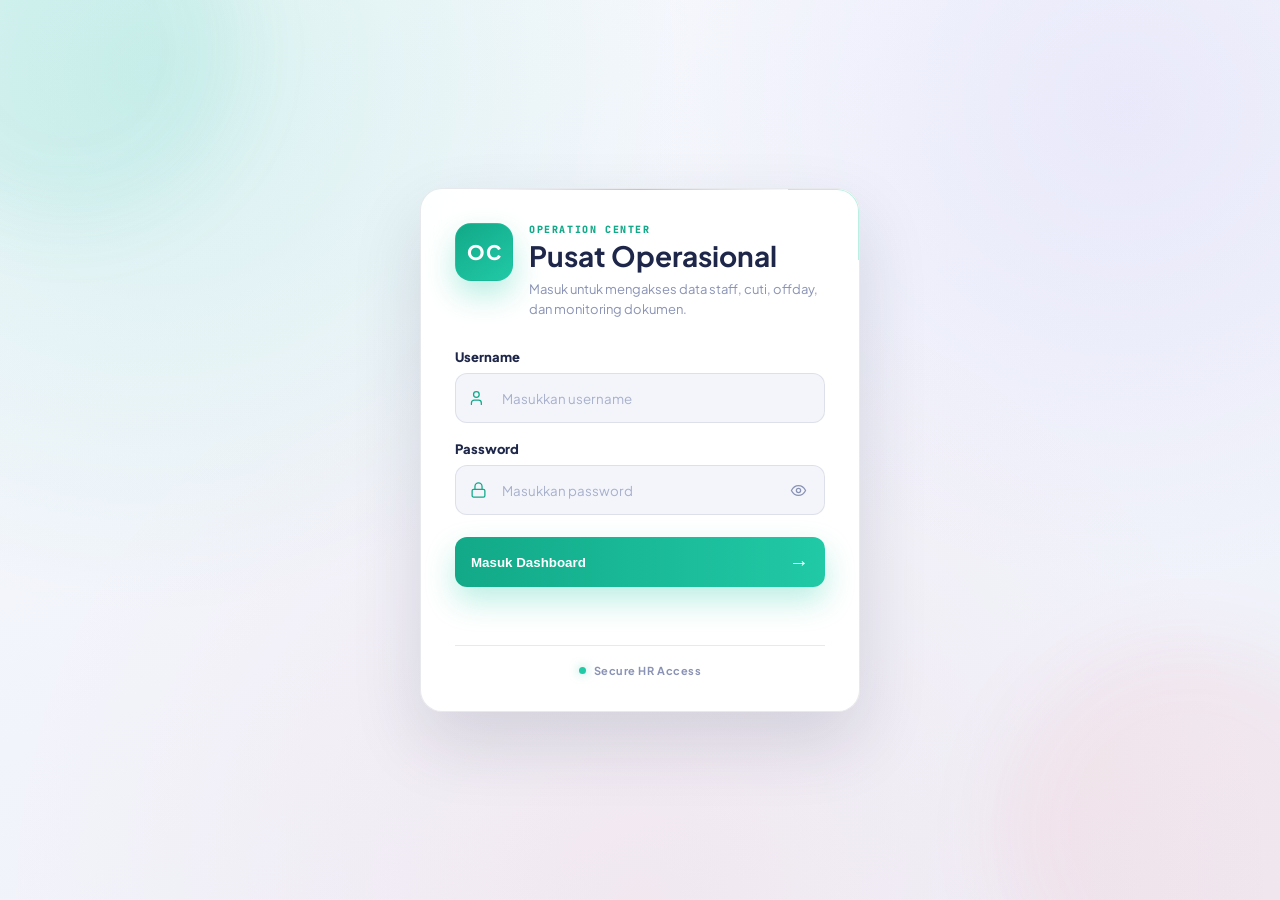
<file: index.html>
<!DOCTYPE html>
<html lang="id">
<head>
  <meta charset="UTF-8">
  <meta name="viewport" content="width=device-width, initial-scale=1.0">

  <title>Operation Center</title>

  <link rel="stylesheet" href="theme.css">
  <link rel="stylesheet" href="component.css">
  <link rel="stylesheet" href="animation.css">
  <link rel="stylesheet" href="dashboard.css">
</head>

<body class="oc-dashboard-body">
  <div class="oc-shell">

    <aside class="oc-sidebar">
      <div class="oc-brand">
        <div class="oc-brand-mark" aria-hidden="true">
          <span>OC</span>
        </div>

        <div class="oc-brand-copy">
          <strong>OPERATION CENTER</strong>
          <small>Pusat Operasional</small>
        </div>
      </div>

      <div class="oc-sidebar-label">MENU UTAMA</div>
      <ul id="sidebarMenu" class="oc-nav"></ul>

      <div class="oc-sidebar-footer">
        <div class="oc-system-card">
          <div class="oc-system-head">
            <span class="oc-system-pulse"></span>
            <strong>Sistem Aktif</strong>
          </div>
          <small>Seluruh layanan berjalan normal</small>
        </div>
      </div>
    </aside>

    <main class="oc-main">
      <header class="oc-topbar">
        <div>
          <span class="oc-topbar-eyebrow">OPERATION CENTER</span>
          <strong class="oc-topbar-title">Home</strong>
        </div>

        <div class="oc-topbar-actions">
          <button
            type="button"
            id="btnRefreshDashboard"
            class="oc-btn oc-btn-secondary oc-refresh-btn">
            Perbarui Data
          </button>

          <div class="oc-user-chip">
            <div id="userInitial" class="oc-avatar">OC</div>

            <div class="oc-user-copy">
              <strong id="userInfo">Memuat pengguna...</strong>
              <small>Sesi pengguna aktif</small>
            </div>
          </div>

          <button
            type="button"
            id="btnLogout"
            class="oc-btn oc-btn-ghost">
            Keluar
          </button>
        </div>
      </header>

      <section class="hub-hero oc-enter">
        <div class="hub-hero-glow" aria-hidden="true"></div>

        <div class="hub-hero-main">
          <div class="hub-hero-top">
            <span class="hub-hero-eyebrow" id="heroEyebrow">STATUS OPERASIONAL</span>
            <div class="hub-hero-top-right">
              <div class="hub-health-score" id="heroHealthScore">
                <svg viewBox="0 0 44 44" width="34" height="34">
                  <circle cx="22" cy="22" r="18" fill="none" stroke="var(--oc-line)" stroke-width="4"/>
                  <circle id="heroHealthRing" cx="22" cy="22" r="18" fill="none" stroke="var(--oc-primary)" stroke-width="4" stroke-linecap="round" stroke-dasharray="113" stroke-dashoffset="113" transform="rotate(-90 22 22)"/>
                </svg>
                <div class="hub-health-score-copy">
                  <strong id="heroHealthValue">-</strong>
                  <small id="heroHealthLabel">Memuat&hellip;</small>
                </div>
              </div>
              <span class="hub-hero-live"><span class="hub-pulse-dot"></span>Live</span>
            </div>
          </div>

          <h1 class="hub-hero-title">Selamat datang, <span id="heroName">-</span></h1>
          <p class="hub-hero-sub" id="heroSub">Memuat ringkasan operasional hari ini&hellip;</p>

          <div class="hub-hero-metrics">
            <div class="hub-hero-metric"><strong id="heroActive">0</strong><span>Staff Aktif</span></div>
            <div class="hub-hero-metric-divider" aria-hidden="true"></div>
            <div class="hub-hero-metric"><strong id="heroCuti">0</strong><span>Sedang Cuti</span></div>
            <div class="hub-hero-metric-divider" aria-hidden="true"></div>
            <div class="hub-hero-metric"><strong id="heroOffday">0</strong><span>Offday Hari Ini</span></div>
          </div>

          <div class="hub-hero-actions">
            <a href="cuti-pengajuan.html" class="hub-hero-btn primary">+ Ajukan Cuti</a>
            <a href="offday.html" class="hub-hero-btn">+ Ajukan Offday</a>
            <a href="announcement.html" class="hub-hero-btn">📢 Announcement</a>
          </div>
        </div>

        <div class="hub-hero-approval" id="heroApprovalCard">
          <div class="oc-skeleton" style="height: 100%;"></div>
        </div>
      </section>

      <div id="dashboardError" class="oc-dashboard-error" hidden></div>

      <section class="hub-kpi oc-enter">
        <article class="hub-kpi-card hub-kpi-large" id="kpiStaffCard">
          <div class="hub-kpi-head">
            <span class="hub-kpi-icon"><svg viewBox="0 0 24 24" fill="none" stroke="currentColor" stroke-width="1.8" stroke-linecap="round" stroke-linejoin="round"><path d="M16 21v-2a4 4 0 0 0-4-4H6a4 4 0 0 0-4 4v2"/><circle cx="9" cy="7" r="4"/><path d="M22 21v-2a4 4 0 0 0-3-3.87"/><path d="M16 3.13a4 4 0 0 1 0 7.75"/></svg></span>
            <span class="hub-kpi-tag">Total</span>
          </div>
          <strong id="kpiStaffValue" class="hub-kpi-value">0</strong>
          <span class="hub-kpi-label">Total Staff Terdaftar</span>
        </article>

        <article class="hub-kpi-card hub-kpi-medium" id="kpiCutiCard">
          <div class="hub-kpi-head">
            <span class="hub-kpi-icon"><svg viewBox="0 0 24 24" fill="none" stroke="currentColor" stroke-width="1.8" stroke-linecap="round" stroke-linejoin="round"><path d="M8 2v4"/><path d="M16 2v4"/><rect width="18" height="18" x="3" y="4" rx="2"/><path d="M3 10h18"/></svg></span>
            <span class="hub-kpi-tag leave">Cuti</span>
          </div>
          <strong id="kpiCutiValue" class="hub-kpi-value">0</strong>
          <span class="hub-kpi-label">Staff Sedang Cuti Hari Ini</span>
          <span class="hub-kpi-trend" id="kpiCutiTrend">-</span>
        </article>

        <article class="hub-kpi-card hub-kpi-small" id="kpiOffdayCard">
          <span class="hub-kpi-icon small"><svg viewBox="0 0 24 24" fill="none" stroke="currentColor" stroke-width="1.8" stroke-linecap="round" stroke-linejoin="round"><path d="M12 3a6 6 0 0 0 9 9 9 9 0 1 1-9-9Z"/></svg></span>
          <strong id="kpiOffdayValue" class="hub-kpi-value">0</strong>
          <span class="hub-kpi-label">Offday Hari Ini</span>
        </article>

        <article class="hub-kpi-card hub-kpi-small hub-kpi-alert" id="kpiDocsCard">
          <span class="hub-kpi-icon small"><svg viewBox="0 0 24 24" fill="none" stroke="currentColor" stroke-width="1.8" stroke-linecap="round" stroke-linejoin="round"><path d="M12 9v4"/><path d="M12 17h.01"/><path d="M10.29 3.86 1.82 18a2 2 0 0 0 1.71 3h16.94a2 2 0 0 0 1.71-3L13.71 3.86a2 2 0 0 0-3.42 0Z"/></svg></span>
          <strong id="kpiDocsValue" class="hub-kpi-value">0</strong>
          <span class="hub-kpi-label">Dokumen Perlu Perhatian</span>
        </article>
      </section>

      <section class="hub-row-60-40 oc-enter">
        <article class="hub-module">
          <header class="hub-module-head">
            <div><span class="hub-module-kicker">HARI INI</span><h2>Aktivitas Operasional</h2></div>
          </header>
          <div id="activityTimeline" class="hub-timeline">
            <div class="oc-skeleton" style="height: 220px;"></div>
          </div>
        </article>

        <article class="hub-module hub-side-mixed">
          <header class="hub-module-head">
            <div><span class="hub-module-kicker">KOMPOSISI</span><h2>Struktur Tim</h2></div>
          </header>
          <div id="compositionBody" class="hub-composition compact">
            <div class="oc-skeleton" style="height: 140px;"></div>
          </div>

          <div class="hub-side-divider"></div>

          <div id="sideInsightList" class="hub-side-insight-list">
            <div class="oc-skeleton" style="height: 70px;"></div>
          </div>
        </article>
      </section>

      <section class="hub-row-3col oc-enter">
        <article class="hub-module">
          <header class="hub-module-head">
            <div><span class="hub-module-kicker">STAFF TERBARU</span><h2>Staff Overview</h2></div>
          </header>
          <div id="staffOverviewCards" class="hub-staff-list">
            <div class="oc-skeleton" style="height: 140px;"></div>
          </div>
        </article>

        <article class="hub-module">
          <header class="hub-module-head">
            <div><span class="hub-module-kicker">DOKUMEN</span><h2>Warning Center</h2></div>
          </header>
          <div id="warningCenterBody" class="hub-warning-center">
            <div class="oc-skeleton" style="height: 180px;"></div>
          </div>
        </article>

        <article class="hub-module">
          <header class="hub-module-head">
            <div><span class="hub-module-kicker">RINGKASAN</span><h2>Quick Insights</h2></div>
          </header>
          <div id="insightsBody" class="hub-insights-grid compact">
            <div class="oc-skeleton" style="height: 180px;"></div>
          </div>
        </article>
      </section>
    </main>
  </div>

  <link rel="stylesheet" href="home.css">
  <script src="auth.js"></script>
  <script src="menu.js"></script>
  <script src="ui.js"></script>
  <script src="dashboard.js"></script>
</body>
</html>
</file>
<file: theme.css>
@import url("https://fonts.googleapis.com/css2?family=Plus+Jakarta+Sans:wght@400;500;600;700;800&family=JetBrains+Mono:wght@500;700&display=swap");

/*
  =========================================================
  AURORA DECK — tema terang & colorful untuk Operation Center.
  Kartu putih bersih, bayangan lembut, aksen warna vivid-pastel
  (coral, mint, oranye, hijau, ungu), khas tampilan "tech deck"
  modern -- bukan lagi gelap/kaca neon.
  =========================================================
*/

:root {
  color-scheme: light;

  --oc-font: "Plus Jakarta Sans", Inter, ui-sans-serif, system-ui, -apple-system, sans-serif;
  --oc-font-mono: "JetBrains Mono", ui-monospace, SFMono-Regular, Menlo, monospace;

  --oc-bg: #f3f5fb;
  --oc-bg-soft: #eef1fa;
  --oc-surface: #ffffff;
  --oc-surface-soft: #f6f8fd;
  --oc-surface-raised: #ffffff;

  --oc-text: #1e2749;
  --oc-text-soft: #5c6584;
  --oc-muted: #98a1c2;

  --oc-line: rgba(30, 39, 73, .09);
  --oc-line-strong: rgba(30, 39, 73, .16);

  --oc-primary: #21c9a6;
  --oc-primary-strong: #12a988;
  --oc-primary-soft: rgba(33, 201, 166, .13);

  --oc-blue: #5b8def;
  --oc-blue-soft: rgba(91, 141, 239, .13);

  --oc-warning: #ff9f43;
  --oc-warning-soft: rgba(255, 159, 67, .15);

  --oc-danger: #f4645f;
  --oc-danger-soft: rgba(244, 100, 95, .13);

  --oc-purple: #9b8cf2;
  --oc-purple-soft: rgba(155, 140, 242, .14);

  /* Aksen "suar" — dipakai TERBATAS: menu aktif, status mendesak. */
  --oc-accent: #ff6b81;
  --oc-accent-strong: #f4485f;
  --oc-accent-soft: rgba(255, 107, 129, .13);

  --oc-radius-xs: 8px;
  --oc-radius-sm: 12px;
  --oc-radius-md: 16px;
  --oc-radius-lg: 20px;
  --oc-radius-xl: 26px;

  --oc-shadow-sm: 0 8px 22px rgba(30, 39, 73, .06);
  --oc-shadow-md: 0 16px 38px rgba(30, 39, 73, .09);
  --oc-shadow-lg: 0 30px 66px rgba(30, 39, 73, .13);

  --oc-glow-primary: 0 10px 24px rgba(33, 201, 166, .28);
  --oc-glow-accent: 0 10px 24px rgba(255, 107, 129, .28);

  --oc-speed-fast: 140ms;
  --oc-speed: 190ms;
  --oc-speed-slow: 320ms;
  --oc-ease: cubic-bezier(.2, .75, .2, 1);

  --oc-sidebar-width: 264px;
  --oc-topbar-height: 72px;

  --oc-z-dropdown: 50;
  --oc-z-topbar: 100;
  --oc-z-modal: 1000;
  --oc-z-toast: 1200;
}

*,
*::before,
*::after {
  box-sizing: border-box;
}

html {
  min-height: 100%;
  background: var(--oc-bg);
}

body {
  margin: 0;
  min-height: 100vh;
  background:
    radial-gradient(circle at 8% 0%, rgba(33, 201, 166, .10), transparent 32rem),
    radial-gradient(circle at 94% 4%, rgba(155, 140, 242, .10), transparent 28rem),
    radial-gradient(circle at 50% 100%, rgba(255, 107, 129, .06), transparent 38rem),
    linear-gradient(160deg, #f6f8fd 0%, #f2f4fb 55%, #eef1f9 100%);
  color: var(--oc-text);
  font-family: var(--oc-font);
  text-rendering: optimizeLegibility;
}

button,
input,
select,
textarea {
  font: inherit;
}

a {
  color: inherit;
}

::selection {
  background: rgba(33, 201, 166, .22);
  color: var(--oc-text);
}

/* Scrollbar global bertema lembut */
* {
  scrollbar-width: thin;
  scrollbar-color: rgba(30, 39, 73, .18) transparent;
}

*::-webkit-scrollbar {
  width: 8px;
  height: 8px;
}

*::-webkit-scrollbar-track {
  background: transparent;
}

*::-webkit-scrollbar-thumb {
  background: rgba(30, 39, 73, .16);
  border-radius: 999px;
}

*::-webkit-scrollbar-thumb:hover {
  background: var(--oc-primary);
}
</file>
<file: component.css>
.oc-card {
  border: 1px solid var(--oc-line);
  border-radius: var(--oc-radius-lg);
  background:
    linear-gradient(145deg, var(--oc-surface), var(--oc-surface-soft));
  backdrop-filter: blur(18px);
  -webkit-backdrop-filter: blur(18px);
  box-shadow: var(--oc-shadow-sm);
}

.oc-card-soft {
  border: 1px solid var(--oc-line);
  border-radius: var(--oc-radius-md);
  background: var(--oc-surface-soft);
}

/* Pastikan atribut `hidden` SELALU menang, apa pun class display
   yang dipasang di elemen tersebut (mis. .oc-btn pakai display:
   inline-flex yang tanpa ini bisa mengalahkan [hidden] bawaan
   browser, karena keduanya sama-sama gaya dari file CSS kita). */
[hidden] {
  display: none !important;
}

.oc-btn {
  display: inline-flex;
  align-items: center;
  justify-content: center;
  gap: 8px;
  min-height: 40px;
  padding: 9px 14px;
  border: 1px solid transparent;
  border-radius: 12px;
  cursor: pointer;
  font-weight: 700;
  transition:
    transform var(--oc-speed) var(--oc-ease),
    background var(--oc-speed) var(--oc-ease),
    border-color var(--oc-speed) var(--oc-ease),
    opacity var(--oc-speed) var(--oc-ease);
}

.oc-btn:hover {
  transform: translateY(-1px);
}

.oc-btn:active {
  transform: translateY(0);
}

.oc-btn:disabled {
  cursor: not-allowed;
  opacity: .48;
}

.oc-btn-primary {
  background: linear-gradient(135deg, var(--oc-primary-strong), var(--oc-primary));
  color: #ffffff;
  font-weight: 800;
  box-shadow: var(--oc-glow-primary);
}

.oc-btn-secondary {
  border-color: var(--oc-line-strong);
  background: var(--oc-surface-soft);
  backdrop-filter: blur(14px);
  -webkit-backdrop-filter: blur(14px);
  color: var(--oc-text);
}

.oc-btn-danger {
  background: var(--oc-danger);
  color: #ffffff;
}

.oc-btn-ghost {
  background: transparent;
  color: var(--oc-text-soft);
}

.oc-input,
.oc-select,
.oc-textarea {
  width: 100%;
  border: 1px solid var(--oc-line-strong);
  border-radius: 12px;
  background: var(--oc-surface-soft);
  color: var(--oc-text);
  outline: none;
  transition:
    border-color var(--oc-speed) var(--oc-ease),
    box-shadow var(--oc-speed) var(--oc-ease),
    background var(--oc-speed) var(--oc-ease);
}

.oc-input,
.oc-select {
  min-height: 44px;
  padding: 10px 12px;
}

.oc-textarea {
  min-height: 110px;
  padding: 12px;
  resize: vertical;
}

.oc-input:focus,
.oc-select:focus,
.oc-textarea:focus {
  border-color: rgba(46, 230, 214, .55);
  background: var(--oc-surface);
  box-shadow: 0 0 0 4px var(--oc-primary-soft);
}

.oc-badge {
  display: inline-flex;
  align-items: center;
  gap: 6px;
  min-height: 26px;
  padding: 5px 9px;
  border-radius: 999px;
  font-size: 10px;
  font-weight: 800;
}

.oc-badge-success {
  background: var(--oc-primary-soft);
  color: var(--oc-primary-strong);
}

.oc-badge-info {
  background: var(--oc-blue-soft);
  color: var(--oc-blue);
}

.oc-badge-warning {
  background: var(--oc-warning-soft);
  color: var(--oc-warning);
}

.oc-badge-danger {
  background: var(--oc-danger-soft);
  color: var(--oc-danger);
}

.oc-table-wrap {
  overflow: auto;
  border: 1px solid var(--oc-line);
  border-radius: var(--oc-radius-lg);
  background: var(--oc-surface);
}

.oc-table {
  width: 100%;
  min-width: 820px;
  border-collapse: separate;
  border-spacing: 0;
}

.oc-table th {
  position: sticky;
  top: 0;
  z-index: 2;
  padding: 13px 14px;
  border-bottom: 1px solid var(--oc-line);
  background: var(--oc-surface-soft);
  color: var(--oc-text);
  font-size: 11px;
  font-weight: 800;
  letter-spacing: .06em;
  text-align: left;
}

.oc-table td {
  padding: 14px;
  border-bottom: 1px solid var(--oc-line);
  color: var(--oc-text-soft);
  font-size: 12px;
}

.oc-table tbody tr {
  transition: background var(--oc-speed) var(--oc-ease);
}

.oc-table tbody tr:hover {
  background: var(--oc-surface-raised);
}

.oc-modal {
  position: fixed;
  inset: 0;
  z-index: var(--oc-z-modal);
  display: none;
  align-items: center;
  justify-content: center;
  padding: 20px;
  background: rgba(30, 39, 73, .35);
  backdrop-filter: blur(8px);
}

.oc-modal.is-open {
  display: flex;
}

.oc-modal-panel {
  width: min(680px, 100%);
  max-height: 90vh;
  overflow: auto;
  border: 1px solid var(--oc-line-strong);
  border-radius: var(--oc-radius-xl);
  background: linear-gradient(165deg, #ffffff, var(--oc-surface-soft));
  backdrop-filter: blur(22px);
  -webkit-backdrop-filter: blur(22px);
  box-shadow: var(--oc-shadow-lg);
  scrollbar-width: thin;
  scrollbar-color: var(--oc-line-strong) transparent;
}

.oc-modal-panel::-webkit-scrollbar {
  width: 7px;
}

.oc-modal-panel::-webkit-scrollbar-track {
  background: transparent;
}

.oc-modal-panel::-webkit-scrollbar-thumb {
  background: var(--oc-line-strong);
  border-radius: 999px;
}

.oc-modal-panel::-webkit-scrollbar-thumb:hover {
  background: var(--oc-primary);
}

.oc-modal-head,
.oc-modal-foot {
  display: flex;
  align-items: center;
  justify-content: space-between;
  gap: 14px;
  padding: 18px 20px;
}

.oc-modal-head {
  border-bottom: 1px solid var(--oc-line);
}

.oc-modal-body {
  padding: 20px;
}

.oc-modal-foot {
  justify-content: flex-end;
  border-top: 1px solid var(--oc-line);
}

.oc-toast-stack {
  position: fixed;
  top: 18px;
  right: 18px;
  z-index: var(--oc-z-toast);
  display: grid;
  gap: 10px;
  width: min(360px, calc(100vw - 36px));
}

.oc-toast {
  position: relative;
  padding: 14px 16px;
  overflow: hidden;
  border: 1px solid var(--oc-line-strong);
  border-radius: 14px;
  background: var(--oc-surface);
  box-shadow: var(--oc-shadow-md);
}

.oc-toast strong {
  display: block;
  margin-bottom: 4px;
  color: var(--oc-text);
  font-size: 12px;
}

.oc-toast p {
  margin: 0;
  color: var(--oc-muted);
  font-size: 11px;
}

.oc-toast::after {
  position: absolute;
  right: 0;
  bottom: 0;
  left: 0;
  height: 2px;
  transform-origin: left;
  animation: ocToastProgress var(--toast-duration, 3200ms) linear forwards;
  background: var(--oc-primary);
  content: "";
}

.oc-skeleton {
  position: relative;
  overflow: hidden;
  border-radius: 10px;
  background: var(--oc-surface-raised);
}

.oc-skeleton::after {
  position: absolute;
  inset: 0;
  transform: translateX(-100%);
  animation: ocShimmer 1.4s infinite;
  background: linear-gradient(90deg, transparent, rgba(14, 43, 46, .07), transparent);
  content: "";
}

.oc-empty {
  padding: 26px 18px;
  color: var(--oc-muted);
  text-align: center;
}

.oc-avatar {
  display: grid;
  width: 36px;
  height: 36px;
  place-items: center;
  border-radius: 50%;
  background: var(--oc-primary-soft);
  color: var(--oc-primary-strong);
  font-size: 12px;
  font-weight: 800;
}

/* ==========================================================
   DROPDOWN CUSTOM (menggantikan tampilan <select> bawaan
   browser sepenuhnya, termasuk saat daftar pilihan terbuka)
========================================================== */

.oc-native-select-hidden {
  position: absolute !important;
  width: 1px !important;
  height: 1px !important;
  padding: 0 !important;
  margin: -1px !important;
  overflow: hidden !important;
  clip: rect(0, 0, 0, 0) !important;
  white-space: nowrap !important;
  border: 0 !important;
}

.oc-custom-select {
  position: relative;
}

.oc-custom-select-trigger {
  display: flex;
  align-items: center;
  justify-content: space-between;
  gap: 8px;
  width: 100%;
  min-height: 40px;
  padding: 8px 12px;
  border: 1px solid var(--oc-line-strong);
  border-radius: 10px;
  background: var(--oc-surface-soft);
  color: var(--oc-text);
  font: inherit;
  font-size: 13px;
  text-align: left;
  cursor: pointer;
  outline: none;
  -webkit-tap-highlight-color: transparent;
  transition:
    border-color var(--oc-speed) var(--oc-ease),
    box-shadow var(--oc-speed) var(--oc-ease),
    background var(--oc-speed) var(--oc-ease);
}

.oc-custom-select-trigger:focus-visible {
  border-color: rgba(46, 230, 214, .55);
  box-shadow: 0 0 0 3px var(--oc-primary-soft);
}

.oc-custom-select-trigger::after {
  content: "";
  width: 9px;
  height: 9px;
  flex: 0 0 auto;
  border-right: 2px solid var(--oc-primary);
  border-bottom: 2px solid var(--oc-primary);
  transform: rotate(45deg) translateY(-2px);
  transition: transform var(--oc-speed) var(--oc-ease);
}

.oc-custom-select-trigger.placeholder {
  color: var(--oc-muted);
}

.oc-custom-select-trigger:hover {
  border-color: rgba(46, 230, 214, .4);
}

.oc-custom-select-trigger:disabled {
  opacity: .55;
  cursor: not-allowed;
}

.oc-custom-select.open .oc-custom-select-trigger {
  border-color: rgba(46, 230, 214, .55);
  background: var(--oc-surface);
  box-shadow: 0 0 0 4px var(--oc-primary-soft);
}

.oc-custom-select.open .oc-custom-select-trigger::after {
  transform: rotate(225deg) translate(1px, 1px);
}

.oc-custom-select-list {
  position: fixed;
  z-index: 10000;
  display: none;
  max-height: 240px;
  overflow-y: auto;
  padding: 6px;
  border: 1px solid var(--oc-line-strong);
  border-radius: 12px;
  background: var(--oc-surface);
  box-shadow: var(--oc-shadow-md);
}

.oc-custom-select-list.open {
  display: block;
  animation: ocSelectPop .16s var(--oc-ease);
}

@keyframes ocSelectPop {
  from { opacity: 0; transform: translateY(-4px); }
  to { opacity: 1; transform: translateY(0); }
}

.oc-custom-select-option {
  padding: 9px 11px;
  border-radius: 8px;
  color: var(--oc-text-soft);
  font-size: 13px;
  cursor: pointer;
  transition: background var(--oc-speed-fast) ease, color var(--oc-speed-fast) ease;
}

.oc-custom-select-option:hover {
  background: var(--oc-primary-soft);
  color: var(--oc-primary-strong);
}

.oc-custom-select-option.selected {
  background: var(--oc-primary);
  color: #04141a;
  font-weight: 800;
}

.oc-custom-select-option.disabled {
  color: var(--oc-muted);
  cursor: default;
  pointer-events: none;
}

/* ===== Dropdown akun (Ganti Password) di user chip ===== */
.oc-account-dropdown {
  position: absolute;
  top: calc(100% + 8px);
  right: 0;
  z-index: var(--oc-z-dropdown, 9999);
  display: none;
  min-width: 190px;
  padding: 6px;
  border: 1px solid var(--oc-line-strong);
  border-radius: 12px;
  background: var(--oc-surface);
  box-shadow: var(--oc-shadow-md);
}

.oc-account-dropdown.open {
  display: block;
  animation: ocSelectPop .16s var(--oc-ease);
}

.oc-account-dropdown-item {
  display: flex;
  align-items: center;
  gap: 8px;
  width: 100%;
  min-height: 38px;
  padding: 8px 10px;
  border: 0;
  border-radius: 8px;
  background: transparent;
  color: var(--oc-text);
  font: inherit;
  font-size: 13px;
  text-align: left;
  cursor: pointer;
  transition: background var(--oc-speed-fast) ease, color var(--oc-speed-fast) ease;
}

.oc-account-dropdown-item:hover {
  background: var(--oc-primary-soft);
  color: var(--oc-primary-strong);
}

.oc-account-field {
  display: block;
  margin-bottom: 14px;
}

.oc-account-field span {
  display: block;
  margin-bottom: 6px;
  color: var(--oc-text-soft);
  font-size: 11px;
  font-weight: 800;
  letter-spacing: .04em;
  text-transform: uppercase;
}

.oc-account-field input {
  width: 100%;
  min-height: 40px;
  padding: 8px 12px;
  border: 1px solid var(--oc-line-strong);
  border-radius: 10px;
  background: var(--oc-surface-soft);
  color: var(--oc-text);
  outline: none;
  font-size: 13px;
  transition: border-color var(--oc-speed) var(--oc-ease), box-shadow var(--oc-speed) var(--oc-ease), background var(--oc-speed) var(--oc-ease);
}

.oc-account-field input:focus {
  border-color: rgba(46, 230, 214, .55);
  background: var(--oc-surface);
  box-shadow: 0 0 0 3px var(--oc-primary-soft);
}

.oc-account-hint {
  margin: 0;
  color: var(--oc-muted);
  font-size: 11px;
  line-height: 1.6;
}

/* ===== Bell notifikasi di topbar ===== */
.oc-notif-wrapper {
  position: relative;
}

.oc-notif-bell {
  position: relative;
  display: grid;
  place-items: center;
  width: 40px;
  height: 40px;
  border: 1px solid var(--oc-line-strong);
  border-radius: 12px;
  background: var(--oc-surface);
  font-size: 17px;
  cursor: pointer;
  outline: none;
  transition: border-color .15s ease, background .15s ease;
}

.oc-notif-bell:hover {
  border-color: rgba(46, 230, 214, .4);
  background: var(--oc-primary-soft);
}

.oc-notif-badge {
  position: absolute;
  top: -4px;
  right: -4px;
  display: inline-flex;
  align-items: center;
  justify-content: center;
  min-width: 18px;
  height: 18px;
  padding: 0 4px;
  border: 2px solid var(--oc-surface);
  border-radius: 999px;
  background: #ff6b4a;
  color: #fff;
  font-size: 9px;
  font-weight: 800;
}

.oc-notif-dropdown {
  position: absolute;
  top: calc(100% + 10px);
  right: 0;
  z-index: var(--oc-z-dropdown, 9999);
  display: none;
  width: min(340px, 90vw);
  max-height: 420px;
  overflow: hidden;
  border: 1px solid var(--oc-line-strong);
  border-radius: 14px;
  background: var(--oc-surface);
  box-shadow: var(--oc-shadow-lg);
}

.oc-notif-dropdown.open {
  display: flex;
  flex-direction: column;
  animation: ocSelectPop .16s var(--oc-ease);
}

.oc-notif-dropdown-head {
  padding: 12px 14px;
  border-bottom: 1px solid var(--oc-line);
  background: var(--oc-surface-soft);
}

.oc-notif-dropdown-head strong {
  font-size: 13px;
  color: var(--oc-text);
}

.oc-notif-dropdown-body {
  overflow-y: auto;
  padding: 6px;
}

.oc-notif-item {
  position: relative;
  display: flex;
  align-items: flex-start;
  gap: 10px;
  padding: 10px;
  margin-bottom: 2px;
  border-radius: 10px;
  color: var(--oc-text);
  text-decoration: none;
  transition: background .15s ease;
}

.oc-notif-item:hover {
  background: var(--oc-primary-soft);
}

.oc-notif-item.unread {
  background: rgba(255, 107, 74, .06);
}

.oc-notif-item.unread::before {
  content: "";
  position: absolute;
  top: 14px;
  left: 2px;
  width: 6px;
  height: 6px;
  border-radius: 50%;
  background: #ff6b4a;
}

.oc-notif-icon {
  font-size: 16px;
  flex: 0 0 auto;
  margin-top: 1px;
}

.oc-notif-text {
  flex: 1;
  font-size: 12px;
  font-weight: 600;
  line-height: 1.5;
}

.oc-notif-status {
  display: block;
  margin-top: 3px;
  font-size: 10px;
  font-weight: 800;
  letter-spacing: .03em;
}

.oc-notif-status.approved { color: #0a7a4e; }
.oc-notif-status.rejected { color: #c8483a; }

.oc-notif-count {
  display: inline-flex;
  align-items: center;
  justify-content: center;
  min-width: 22px;
  height: 22px;
  padding: 0 6px;
  border-radius: 999px;
  background: #ff6b4a;
  color: #fff;
  font-size: 10px;
  font-weight: 800;
  flex: 0 0 auto;
}

.oc-notif-empty {
  margin: 0;
  padding: 24px 16px;
  text-align: center;
  color: var(--oc-muted);
  font-size: 12px;
}

/* ===== Jam real-time & Quick Create di topbar ===== */
.oc-live-clock {
  display: flex;
  align-items: center;
  gap: 8px;
  padding: 7px 13px;
  border: 1px solid var(--oc-line);
  border-radius: 12px;
  background: var(--oc-surface-soft);
}

.oc-live-clock-dot {
  width: 6px;
  height: 6px;
  border-radius: 50%;
  background: var(--oc-primary);
  box-shadow: 0 0 0 0 rgba(33, 201, 166, .5);
  animation: ocLiveClockPulse 2s infinite;
}

@keyframes ocLiveClockPulse {
  0% { box-shadow: 0 0 0 0 rgba(33, 201, 166, .5); }
  70% { box-shadow: 0 0 0 6px rgba(33, 201, 166, 0); }
  100% { box-shadow: 0 0 0 0 rgba(33, 201, 166, 0); }
}

.oc-live-clock-copy { display: flex; flex-direction: column; line-height: 1.25; }
.oc-live-clock-copy strong { color: var(--oc-text); font-size: 12px; font-weight: 800; font-family: var(--oc-font-mono); }
.oc-live-clock-copy small { color: var(--oc-muted); font-size: 10px; font-weight: 600; }

.oc-quick-create { position: relative; }

.oc-quick-create-btn {
  display: inline-flex;
  align-items: center;
  gap: 6px;
  min-height: 40px;
  padding: 9px 16px;
  border: 0;
  border-radius: 12px;
  background: linear-gradient(135deg, var(--oc-primary-strong), var(--oc-primary));
  color: #fff;
  font-size: 13px;
  font-weight: 800;
  cursor: pointer;
  box-shadow: var(--oc-glow-primary);
  transition: transform .16s ease, box-shadow .16s ease;
}

.oc-quick-create-btn span { font-size: 16px; line-height: 1; }
.oc-quick-create-btn:hover { transform: translateY(-1px); }

.oc-quick-create-menu {
  position: absolute;
  top: calc(100% + 8px);
  left: 0;
  z-index: var(--oc-z-dropdown, 9999);
  display: none;
  min-width: 200px;
  padding: 6px;
  border: 1px solid var(--oc-line-strong);
  border-radius: 12px;
  background: var(--oc-surface);
  box-shadow: var(--oc-shadow-md);
}

.oc-quick-create-menu.open {
  display: block;
  animation: ocSelectPop .16s var(--oc-ease);
}

.oc-quick-create-menu a {
  display: flex;
  align-items: center;
  gap: 8px;
  min-height: 38px;
  padding: 8px 10px;
  border-radius: 8px;
  color: var(--oc-text);
  font-size: 13px;
  font-weight: 600;
  text-decoration: none;
  transition: background .15s ease, color .15s ease;
}

.oc-quick-create-menu a:hover {
  background: var(--oc-primary-soft);
  color: var(--oc-primary-strong);
}

@media (max-width: 920px) {
  .oc-live-clock-copy small { display: none; }
}

@media (max-width: 700px) {
  .oc-live-clock { display: none; }
}
</file>
<file: animation.css>
@keyframes ocFadeUp {
  from {
    opacity: 0;
  }
  to {
    opacity: 1;
  }
}

@keyframes ocModalIn {
  from {
    opacity: 0;
    transform: translateY(8px) scale(.985);
  }
  to {
    opacity: 1;
    transform: translateY(0) scale(1);
  }
}

@keyframes ocToastProgress {
  from { transform: scaleX(1); }
  to { transform: scaleX(0); }
}

@keyframes ocShimmer {
  to { transform: translateX(100%); }
}

.oc-enter {
  animation: ocFadeUp 420ms var(--oc-ease) both;
}

.oc-modal.is-open .oc-modal-panel {
  animation: ocModalIn 240ms var(--oc-ease) both;
}

.oc-hover-lift {
  transition:
    transform var(--oc-speed) var(--oc-ease),
    border-color var(--oc-speed) var(--oc-ease),
    box-shadow var(--oc-speed) var(--oc-ease);
}

.oc-hover-lift:hover {
  transform: translateY(-2px);
  border-color: var(--oc-line-strong);
  box-shadow: var(--oc-shadow-md);
}

@media (prefers-reduced-motion: reduce) {
  *,
  *::before,
  *::after {
    scroll-behavior: auto !important;
    animation-duration: .001ms !important;
    animation-iteration-count: 1 !important;
    transition-duration: .001ms !important;
  }
}
</file>
<file: dashboard.css>
.oc-dashboard-body {
  min-width: 320px;
  overflow-x: hidden;
}

.oc-shell {
  display: grid;
  grid-template-columns: var(--oc-sidebar-width) minmax(0, 1fr);
  gap: 18px;
  min-height: 100vh;
  padding: 18px 22px 18px 18px;
}

.oc-sidebar {
  position: sticky;
  top: 18px;
  display: flex;
  flex-direction: column;
  height: calc(100vh - 36px);
  padding: 22px 16px 16px;
  overflow-y: auto;
  border: 1px solid var(--oc-line);
  border-radius: 26px;
  background: linear-gradient(180deg, #ffffff, var(--oc-surface-soft));
  backdrop-filter: blur(20px);
  -webkit-backdrop-filter: blur(20px);
  box-shadow: var(--oc-shadow-md);
}

.oc-brand {
  display: flex;
  align-items: center;
  gap: 12px;
  padding: 7px 8px 23px;
}

.oc-brand-mark {
  position: relative;
  display: grid;
  width: 46px;
  height: 46px;
  flex: 0 0 auto;
  place-items: center;
  overflow: hidden;
  border: 1px solid rgba(33, 201, 166, .3);
  border-radius: 15px;
  background:
    radial-gradient(circle at 28% 24%, rgba(255,255,255,.35), transparent 55%),
    linear-gradient(145deg, var(--oc-primary-strong), var(--oc-primary));
  color: #ffffff;
  box-shadow: 0 10px 22px rgba(33, 201, 166, .32);
  font-size: 12px;
  font-weight: 800;
  letter-spacing: .08em;
}

.oc-brand-mark::after {
  position: absolute;
  right: -14px;
  bottom: -18px;
  width: 44px;
  height: 44px;
  border: 1px solid rgba(46, 230, 214, .3);
  border-radius: 50%;
  content: "";
}

.oc-brand-copy strong,
.oc-brand-copy small {
  display: block;
}

.oc-brand-copy strong {
  font-size: 13px;
  letter-spacing: .10em;
}

.oc-brand-copy small {
  margin-top: 4px;
  color: var(--oc-muted);
  font-size: 10px;
}

.oc-sidebar-label {
  padding: 13px 12px 8px;
  color: var(--oc-muted);
  font-size: 10px;
  font-weight: 800;
  letter-spacing: .18em;
}

.oc-nav {
  display: grid;
  gap: 5px;
  margin: 0;
  padding: 0;
  list-style: none;
}

.oc-nav a {
  position: relative;
  display: flex;
  align-items: center;
  gap: 11px;
  min-height: 44px;
  padding: 10px 12px;
  border: 1px solid transparent;
  border-radius: 12px;
  color: var(--oc-text-soft);
  text-decoration: none;
  transition:
    color var(--oc-speed) var(--oc-ease),
    background var(--oc-speed) var(--oc-ease),
    border-color var(--oc-speed) var(--oc-ease),
    transform var(--oc-speed) var(--oc-ease);
}

.oc-nav a:hover {
  transform: translateX(2px);
  border-color: var(--oc-line);
  background: var(--oc-accent-soft);
  color: var(--oc-accent-strong);
}

.oc-nav a.active {
  border-color: rgba(255, 107, 129, .4);
  background:
    linear-gradient(90deg, rgba(255,107,129,.16), rgba(255,107,129,.03));
  color: var(--oc-accent-strong);
  box-shadow: inset 0 0 0 1px rgba(255,107,129,.08);
}

.oc-nav a.active::before {
  position: absolute;
  left: -5px;
  top: 50%;
  width: 4px;
  height: 20px;
  transform: translateY(-50%);
  border-radius: 999px;
  background: linear-gradient(180deg, var(--oc-accent), var(--oc-accent-strong));
  box-shadow: 0 0 10px rgba(255, 107, 129, .4);
  content: "";
  animation: hubNavSlideIn .2s var(--oc-ease);
}

@keyframes hubNavSlideIn {
  from { opacity: 0; transform: translateY(-50%) scaleY(.3); }
  to { opacity: 1; transform: translateY(-50%) scaleY(1); }
}

.oc-nav-icon {
  display: grid;
  width: 30px;
  height: 30px;
  flex: 0 0 auto;
  place-items: center;
  border: 1px solid var(--oc-line);
  border-radius: 10px;
  color: var(--oc-muted);
  background: var(--oc-surface-soft);
  transition:
    color var(--oc-speed) var(--oc-ease),
    background var(--oc-speed) var(--oc-ease),
    border-color var(--oc-speed) var(--oc-ease),
    transform var(--oc-speed) var(--oc-ease);
}

.oc-nav-icon svg {
  width: 16px;
  height: 16px;
}

.oc-nav a:hover .oc-nav-icon {
  border-color: rgba(255, 93, 162, .28);
  background: var(--oc-accent-soft);
  color: var(--oc-accent-strong);
  transform: scale(1.08) rotate(-4deg);
}

.oc-nav a.active .oc-nav-icon {
  border-color: rgba(255, 93, 162, .30);
  background: var(--oc-accent-soft);
  color: var(--oc-accent-strong);
}

/* Grup menu dengan submenu (mis. "Cuti Staff") */
.oc-nav-group-toggle {
  position: relative;
  display: flex;
  align-items: center;
  width: 100%;
  gap: 11px;
  min-height: 44px;
  padding: 10px 12px;
  border: 1px solid transparent;
  border-radius: 12px;
  background: none;
  color: var(--oc-text-soft);
  font: inherit;
  text-align: left;
  cursor: pointer;
  transition:
    color var(--oc-speed) var(--oc-ease),
    background var(--oc-speed) var(--oc-ease),
    border-color var(--oc-speed) var(--oc-ease);
}

.oc-nav-group-toggle:hover {
  border-color: var(--oc-line);
  background: var(--oc-accent-soft);
  color: var(--oc-accent-strong);
}

.oc-nav-group-toggle.active {
  border-color: rgba(255, 93, 162, .28);
  background: linear-gradient(90deg, rgba(255,93,162,.14), rgba(255,93,162,.03));
  color: var(--oc-accent-strong);
}

.oc-nav-group-toggle.active .oc-nav-icon {
  border-color: rgba(255, 93, 162, .30);
  background: var(--oc-accent-soft);
  color: var(--oc-accent-strong);
}

.oc-nav-group-label {
  flex: 1;
}

.oc-nav-badge {
  display: inline-flex;
  align-items: center;
  justify-content: center;
  min-width: 19px;
  height: 19px;
  padding: 0 5px;
  border-radius: 999px;
  background: #ff6b4a;
  color: #fff;
  font-size: 10px;
  font-weight: 800;
  line-height: 1;
  flex: 0 0 auto;
}

.oc-nav a span:not(.oc-nav-icon):not(.oc-nav-badge) {
  flex: 1;
}

.oc-nav-chevron {
  display: grid;
  place-items: center;
  color: var(--oc-muted);
  transition: transform var(--oc-speed) var(--oc-ease);
}

.oc-nav-chevron svg {
  width: 13px;
  height: 13px;
}

.oc-nav-group.open .oc-nav-chevron {
  transform: rotate(90deg);
}

.oc-nav-sub-collapse {
  display: grid;
  grid-template-rows: 0fr;
  transition: grid-template-rows var(--oc-speed-slow) var(--oc-ease);
}

.oc-nav-group.open .oc-nav-sub-collapse {
  grid-template-rows: 1fr;
}

.oc-nav-sub {
  overflow: hidden;
  min-height: 0;
  margin: 0;
  padding: 0;
  list-style: none;
}

.oc-nav-sub li {
  overflow: hidden;
}

.oc-nav-sub-link {
  display: flex;
  align-items: center;
  gap: 10px;
  min-height: 38px;
  margin: 4px 0 0 14px;
  padding: 8px 12px;
  border: 1px solid transparent;
  border-radius: 10px;
  color: var(--oc-muted);
  font-size: 12px;
  text-decoration: none;
  transition:
    color var(--oc-speed) var(--oc-ease),
    background var(--oc-speed) var(--oc-ease),
    border-color var(--oc-speed) var(--oc-ease);
}

.oc-nav-sub-link:hover {
  border-color: var(--oc-line);
  background: var(--oc-surface-raised);
  color: var(--oc-text);
}

.oc-nav-sub-link.active {
  border-color: rgba(14, 124, 134, .28);
  background: var(--oc-primary-soft);
  color: var(--oc-primary-strong);
  font-weight: 700;
}

.oc-nav-icon-sub {
  width: 24px;
  height: 24px;
  border-radius: 8px;
}

.oc-nav-icon-sub svg {
  width: 13px;
  height: 13px;
}

.oc-sidebar-footer {
  margin-top: auto;
  padding-top: 22px;
}

.oc-system-card {
  padding: 14px;
  border: 1px solid var(--oc-line);
  border-radius: 16px;
  background: var(--oc-surface-soft);
}

.oc-system-head {
  display: flex;
  align-items: center;
  gap: 8px;
}

.oc-system-head strong {
  font-size: 11px;
}

.oc-system-card small {
  display: block;
  margin-top: 7px;
  color: var(--oc-muted);
  font-size: 10px;
  line-height: 1.5;
}

.oc-system-pulse {
  width: 8px;
  height: 8px;
  flex: 0 0 auto;
  border-radius: 50%;
  background: var(--oc-primary);
  box-shadow: 0 0 12px rgba(14, 124, 134, .5);
}

.oc-main {
  min-width: 0;
  padding: 0 0 32px;
}

.oc-topbar {
  position: sticky;
  top: 18px;
  z-index: var(--oc-z-topbar);
  display: flex;
  align-items: center;
  justify-content: space-between;
  min-height: var(--oc-topbar-height);
  margin: 0 0 22px;
  padding: 0 24px;
  border: 1px solid var(--oc-line);
  border-radius: 20px;
  background: rgba(255, 255, 255, .85);
  backdrop-filter: blur(16px);
  -webkit-backdrop-filter: blur(16px);
  box-shadow: var(--oc-shadow-sm);
}

.oc-topbar-eyebrow,
.oc-topbar-title {
  display: block;
}

.oc-topbar-eyebrow {
  color: var(--oc-muted);
  font-size: 10px;
  font-weight: 800;
  letter-spacing: .18em;
}

.oc-topbar-title {
  margin-top: 4px;
  font-size: 14px;
}

.oc-topbar-actions {
  display: flex;
  align-items: center;
  gap: 10px;
}

.oc-refresh-btn {
  min-width: 130px;
}

.oc-user-chip {
  display: flex;
  align-items: center;
  gap: 10px;
  padding: 6px 11px 6px 7px;
  border: 1px solid var(--oc-line);
  border-radius: 999px;
  background: var(--oc-surface-soft);
}

.oc-user-copy strong,
.oc-user-copy small {
  display: block;
}

.oc-user-copy strong {
  max-width: 190px;
  overflow: hidden;
  font-size: 11px;
  text-overflow: ellipsis;
  white-space: nowrap;
}

.oc-user-copy small {
  margin-top: 2px;
  color: var(--oc-muted);
  font-size: 10px;
}

.oc-page-heading {
  display: flex;
  align-items: flex-end;
  justify-content: space-between;
  gap: 22px;
  margin-bottom: 22px;
}

.oc-section-kicker {
  color: var(--oc-primary);
  font-size: 11px;
  font-weight: 800;
  letter-spacing: .18em;
}

.oc-page-heading h1 {
  margin: 7px 0 0;
  font-size: clamp(28px, 3vw, 42px);
  line-height: 1.08;
}

.oc-page-heading p {
  margin: 9px 0 0;
  color: var(--oc-muted);
  font-size: 12px;
}

.oc-live-status {
  display: flex;
  align-items: center;
  gap: 11px;
  min-width: 190px;
  padding: 13px 15px;
  border: 1px solid rgba(46, 230, 214, .28);
  border-radius: 16px;
  background: rgba(46, 230, 214, .08);
  box-shadow: 0 0 20px rgba(46, 230, 214, .08);
}

.oc-live-status strong,
.oc-live-status small {
  display: block;
}

.oc-live-status strong {
  font-size: 11px;
}

.oc-live-status small {
  margin-top: 3px;
  color: var(--oc-muted);
  font-size: 10px;
}

.oc-dashboard-error {
  margin-bottom: 16px;
  padding: 14px 16px;
  border: 1px solid rgba(233, 130, 130, .24);
  border-radius: 14px;
  background: var(--oc-danger-soft);
  color: var(--oc-danger);
  font-size: 12px;
}

.oc-stat-grid {
  display: grid;
  grid-template-columns: repeat(4, minmax(0, 1fr));
  gap: 16px;
}

.oc-stat-card {
  position: relative;
  min-height: 96px;
  padding: 13px 14px;
  overflow: hidden;
  border: 1px solid var(--oc-line);
  border-radius: var(--oc-radius-lg);
  background:
    linear-gradient(145deg, var(--oc-surface), var(--oc-surface-soft));
  box-shadow: var(--oc-shadow-sm);
}

.oc-stat-card::after {
  position: absolute;
  right: -42px;
  bottom: -64px;
  width: 152px;
  height: 152px;
  border: 1px solid currentColor;
  border-radius: 50%;
  content: "";
  opacity: .09;
}

.oc-stat-card::before {
  position: absolute;
  right: 16px;
  bottom: 12px;
  width: 26px;
  height: 1px;
  background: currentColor;
  content: "";
  opacity: .24;
}

.oc-stat-personnel { color: var(--oc-primary); }
.oc-stat-leave { color: var(--oc-blue); }
.oc-stat-offday { color: var(--oc-purple); }
.oc-stat-alert { color: var(--oc-warning); }

.oc-stat-top {
  display: flex;
  align-items: center;
  justify-content: space-between;
}

.oc-stat-label {
  color: var(--oc-text-soft);
  font-size: 10px;
  font-weight: 800;
  letter-spacing: .08em;
}

.oc-stat-symbol {
  color: currentColor;
  font-size: 9px;
  font-weight: 800;
}

.oc-stat-number {
  display: block;
  margin-top: 10px;
  color: var(--oc-text);
  font-size: 22px;
  font-weight: 800;
  line-height: 1;
}

.oc-stat-caption {
  display: block;
  margin-top: 5px;
  color: var(--oc-muted);
  font-size: 10px;
}

.oc-dashboard-grid {
  display: grid;
  grid-template-columns: repeat(2, minmax(0, 1fr));
  gap: 16px;
  margin-top: 16px;
}

.oc-dashboard-grid-primary {
  grid-template-columns: minmax(0, 1.15fr) minmax(0, .85fr);
}

.oc-panel {
  position: relative;
  min-width: 0;
  padding: 18px;
  overflow: hidden;
  border: 1px solid var(--oc-line);
  border-radius: var(--oc-radius-lg);
  background:
    linear-gradient(145deg, var(--oc-surface), var(--oc-surface-soft));
  backdrop-filter: blur(16px);
  -webkit-backdrop-filter: blur(16px);
  box-shadow: var(--oc-shadow-sm);
}

.oc-panel::before {
  position: absolute;
  top: 0;
  right: 0;
  width: 64px;
  height: 64px;
  border-top: 1px solid rgba(46, 230, 214, .3);
  border-right: 1px solid rgba(46, 230, 214, .3);
  border-radius: 0 var(--oc-radius-lg) 0 0;
  content: "";
  opacity: .8;
  pointer-events: none;
}

.oc-panel-wide {
  grid-column: 1 / -1;
}

.oc-panel-header {
  display: flex;
  align-items: flex-start;
  justify-content: space-between;
  gap: 15px;
  margin-bottom: 16px;
}

.oc-panel-header > div:first-child {
  display: flex;
  align-items: flex-start;
  gap: 12px;
  min-width: 0;
}

.oc-panel-icon {
  display: grid;
  place-items: center;
  width: 38px;
  height: 38px;
  flex: 0 0 auto;
  border: 1px solid rgba(46, 230, 214, .3);
  border-radius: 11px;
  background: var(--oc-primary-soft);
  color: var(--oc-primary);
  box-shadow: 0 0 16px rgba(46, 230, 214, .12);
}

.oc-panel-icon svg {
  width: 18px;
  height: 18px;
}

.oc-doc-tabs {
  display: flex;
  gap: 6px;
  flex: 0 0 auto;
}

.oc-doc-tab {
  display: inline-flex;
  align-items: center;
  gap: 6px;
  min-height: 32px;
  padding: 6px 12px;
  border: 1px solid var(--oc-line-strong);
  border-radius: 999px;
  background: var(--oc-surface-soft);
  color: var(--oc-text-soft);
  font-size: 11px;
  font-weight: 700;
  cursor: pointer;
  transition: border-color .16s ease, background .16s ease, color .16s ease;
}

.oc-doc-tab .oc-badge {
  min-width: 18px;
  padding: 0 5px;
  font-size: 9px;
}

.oc-doc-tab:hover {
  border-color: rgba(46, 230, 214, .4);
}

.oc-doc-tab.active {
  background: linear-gradient(135deg, var(--oc-primary-strong), var(--oc-primary));
  border-color: transparent;
  color: #04141a;
}

.oc-doc-tab.active .oc-badge {
  background: rgba(4, 20, 26, .25);
  color: #04141a;
}

.activity-donut {
  position: relative;
  flex: 0 0 auto;
  width: 72px;
  height: 72px;
}

.activity-donut svg circle {
  transition: stroke-dasharray .6s ease, stroke-dashoffset .6s ease;
}

.activity-donut-center {
  position: absolute;
  inset: 0;
  display: flex;
  flex-direction: column;
  align-items: center;
  justify-content: center;
  pointer-events: none;
}

.activity-donut-center strong {
  color: var(--oc-text);
  font-size: 15px;
  line-height: 1;
}

.activity-donut-center small {
  margin-top: 2px;
  color: var(--oc-muted);
  font-size: 8px;
  letter-spacing: .04em;
  text-transform: uppercase;
}

.oc-panel-header h2 {
  margin: 6px 0 0;
  font-size: 19px;
}

.oc-panel-header p {
  margin: 5px 0 0;
  color: var(--oc-muted);
  font-size: 11px;
  line-height: 1.5;
}

.role-chart {
  display: flex;
  align-items: center;
  gap: 20px;
  flex-wrap: wrap;
}

.activity-list,
.warning-list,
.new-staff-list {
  display: grid;
  gap: 10px;
}

.role-donut-wrap {
  position: relative;
  flex: 0 0 auto;
  width: 120px;
  height: 120px;
}

.role-donut-center {
  position: absolute;
  inset: 0;
  display: flex;
  flex-direction: column;
  align-items: center;
  justify-content: center;
  text-align: center;
}

.role-donut-center strong {
  font-size: 22px;
  color: var(--oc-text);
  line-height: 1;
}

.role-donut-center small {
  margin-top: 3px;
  color: var(--oc-muted);
  font-size: 10px;
  text-transform: uppercase;
  letter-spacing: .04em;
}

.role-legend {
  flex: 1;
  min-width: 160px;
  display: grid;
  gap: 10px;
}

.role-legend-item {
  display: flex;
  align-items: center;
  gap: 8px;
}

.role-legend-dot {
  width: 10px;
  height: 10px;
  border-radius: 50%;
  flex: 0 0 auto;
}

.role-legend-label {
  flex: 1;
  color: var(--oc-text-soft);
  font-size: 12px;
  font-weight: 700;
}

.role-legend-value {
  color: var(--oc-text);
  font-size: 13px;
  font-weight: 800;
}

.role-legend-percent {
  min-width: 32px;
  text-align: right;
  color: var(--oc-muted);
  font-size: 11px;
}

.activity-item,
.warning-item,
.new-staff-item {
  display: flex;
  align-items: center;
  gap: 12px;
  min-height: 58px;
  padding: 11px 12px;
  border: 1px solid var(--oc-line);
  border-radius: 13px;
  background: var(--oc-surface-soft);
}

.activity-left,
.warning-left,
.new-staff-left {
  flex: 1;
  min-width: 0;
}

/* Ikon bulat berwarna khas per jenis aktivitas hari ini */
.activity-icon {
  display: grid;
  place-items: center;
  width: 34px;
  height: 34px;
  flex: 0 0 auto;
  border-radius: 10px;
}

.activity-icon svg { width: 16px; height: 16px; }

.activity-icon-leave { background: var(--oc-blue-soft); color: var(--oc-blue); }
.activity-icon-offday { background: var(--oc-purple-soft); color: var(--oc-purple); }
.activity-icon-active { background: var(--oc-primary-soft); color: var(--oc-primary-strong); }
.activity-icon-birthday { background: var(--oc-accent-soft); color: var(--oc-accent-strong); }

/* Ikon dokumen (passport/visa), warna menunjukkan tingkat urgensi */
.warning-icon {
  display: grid;
  place-items: center;
  width: 34px;
  height: 34px;
  flex: 0 0 auto;
  border-radius: 10px;
  background: var(--oc-surface-raised);
  color: var(--oc-muted);
}

.warning-icon svg { width: 16px; height: 16px; }
.warning-icon.urgent { background: var(--oc-warning-soft); color: var(--oc-warning); }
.warning-icon.expired { background: var(--oc-danger-soft); color: var(--oc-danger); }

/* Avatar inisial staff baru, warna sesuai jabatan (samakan dengan dot kalender) */
.new-staff-avatar {
  display: grid;
  place-items: center;
  width: 34px;
  height: 34px;
  flex: 0 0 auto;
  border-radius: 50%;
  color: #fff;
  font-size: 11px;
  font-weight: 800;
}

.new-staff-avatar.role-cs { background: #2e7df6; }
.new-staff-avatar.role-kapten { background: #8f4ce8; }
.new-staff-avatar.role-kasir { background: #e99800; }

.activity-left strong,
.warning-left strong,
.new-staff-left strong {
  display: block;
  color: var(--oc-text);
  font-size: 11px;
}

.activity-left small,
.warning-left small,
.new-staff-left small {
  display: block;
  margin-top: 4px;
  color: var(--oc-muted);
  font-size: 10px;
}

.activity-count {
  display: grid;
  min-width: 32px;
  height: 32px;
  flex: 0 0 auto;
  place-items: center;
  border-radius: 10px;
  background: var(--oc-primary-soft);
  color: var(--oc-primary-strong);
  font-size: 10px;
  font-weight: 800;
}

.warning-days {
  flex: 0 0 auto;
  color: var(--oc-muted);
  font-size: 10px;
  font-weight: 800;
}

.warning-days.urgent {
  color: var(--oc-warning);
}

.warning-days.expired {
  color: var(--oc-danger);
}

.new-staff-role {
  flex: 0 0 auto;
  padding: 5px 8px;
  border-radius: 999px;
  background: var(--oc-blue-soft);
  color: var(--oc-blue);
  font-size: 9px;
  font-weight: 800;
  letter-spacing: .04em;
}

.new-staff-role.role-cs { background: rgba(46,125,246,.14); color: #2e7df6; }
.new-staff-role.role-kapten { background: rgba(143,76,232,.14); color: #8f4ce8; }
.new-staff-role.role-kasir { background: rgba(233,152,0,.14); color: #c97a12; }

#passportWarningList,
#visaWarningList,
#newStaffList {
  max-height: 330px;
  overflow-y: auto;
  padding-right: 4px;
}

.quick-stat-grid {
  display: grid;
  grid-template-columns: repeat(2, minmax(0, 1fr));
  gap: 10px;
}

.oc-quick-stat {
  min-height: 88px;
  padding: 14px;
  border: 1px solid var(--oc-line);
  border-radius: 14px;
  background: var(--oc-surface-soft);
}

.quick-stat-icon {
  display: grid;
  place-items: center;
  width: 28px;
  height: 28px;
  margin-bottom: 9px;
  border-radius: 8px;
  background: var(--oc-primary-soft);
  color: var(--oc-primary-strong);
}

.quick-stat-icon svg { width: 14px; height: 14px; }

.oc-quick-stat span {
  display: block;
  color: var(--oc-muted);
  font-size: 10px;
}

.oc-quick-stat strong {
  display: block;
  margin-top: 9px;
  color: var(--oc-text);
  font-size: 15px;
}

.dashboard-empty {
  padding: 22px 16px;
  border: 1px dashed var(--oc-line-strong);
  border-radius: 13px;
  color: var(--oc-muted);
  font-size: 10px;
  text-align: center;
}

@media (max-width: 1180px) {
  .oc-stat-grid {
    grid-template-columns: repeat(2, minmax(0, 1fr));
  }

  .oc-dashboard-grid-primary {
    grid-template-columns: 1fr;
  }
}

@media (max-width: 920px) {
  .oc-shell {
    grid-template-columns: 220px minmax(0, 1fr);
  }

  .oc-topbar-actions {
    gap: 7px;
  }

  .oc-user-copy {
    display: none;
  }
}

@media (max-width: 760px) {
  .oc-shell {
    display: block;
    padding: 12px;
  }

  .oc-sidebar {
    position: relative;
    top: 0;
    width: 100%;
    height: auto;
    margin-bottom: 12px;
    border-radius: 20px;
  }

  .oc-sidebar-footer {
    margin-top: 10px;
  }

  .oc-topbar {
    position: relative;
    top: 0;
    align-items: flex-start;
    padding: 14px 16px;
  }

  .oc-topbar-actions {
    flex-wrap: wrap;
    justify-content: flex-end;
  }

  .oc-page-heading {
    align-items: flex-start;
    flex-direction: column;
  }

  .oc-stat-grid,
  .oc-dashboard-grid,
  .quick-stat-grid {
    grid-template-columns: 1fr;
  }
}

/* ===== Section "Perlu Perhatian" di Home (khusus MASTER) ===== */
.oc-attention-panel {
  border-color: rgba(255, 93, 162, .28) !important;
  background: linear-gradient(145deg, var(--oc-surface), rgba(255, 93, 162, .08)) !important;
}

.oc-attention-list {
  display: grid;
  gap: 8px;
}

.oc-attention-item {
  display: flex;
  align-items: center;
  gap: 10px;
  min-height: 44px;
  padding: 10px 12px;
  border: 1px solid var(--oc-line);
  border-radius: 12px;
  background: var(--oc-surface-soft);
  color: var(--oc-text);
  text-decoration: none;
  transition: border-color .15s ease, background .15s ease, transform .15s ease;
}

.oc-attention-item:hover {
  border-color: rgba(255, 93, 162, .4);
  background: rgba(255, 93, 162, .06);
  transform: translateX(2px);
}

.oc-attention-icon {
  font-size: 16px;
  flex: 0 0 auto;
}

.oc-attention-text {
  flex: 1;
  font-size: 13px;
  font-weight: 600;
}

.oc-attention-count {
  display: inline-flex;
  align-items: center;
  justify-content: center;
  min-width: 24px;
  height: 24px;
  padding: 0 7px;
  border-radius: 999px;
  background: #ff6b4a;
  color: #fff;
  font-size: 11px;
  font-weight: 800;
}

.oc-attention-empty {
  margin: 0;
  padding: 16px;
  text-align: center;
  color: var(--oc-muted);
  font-size: 12px;
}

/* ===== Warning passport/visa versi ringkas (chip + klik popup) ===== */
.warning-chip-row {
  display: flex;
  flex-wrap: wrap;
  gap: 8px;
}

.warning-chip {
  display: inline-flex;
  align-items: center;
  gap: 7px;
  min-height: 34px;
  padding: 7px 13px;
  border: 1px solid var(--oc-line-strong);
  border-radius: 999px;
  background: var(--oc-surface-soft);
  color: var(--oc-text);
  font-size: 12px;
  font-weight: 600;
  cursor: pointer;
  transition: border-color .15s ease, background .15s ease, transform .15s ease;
}

.warning-chip:hover {
  transform: translateY(-1px);
  border-color: rgba(14, 124, 134, .4);
}

.warning-chip.urgent {
  border-color: rgba(201, 122, 18, .35);
  background: var(--oc-warning-soft, rgba(201, 122, 18, .08));
}

.warning-chip.expired {
  border-color: rgba(200, 72, 58, .4);
  background: var(--oc-danger-soft, rgba(200, 72, 58, .08));
}

.warning-chip-dot {
  width: 8px;
  height: 8px;
  border-radius: 50%;
  background: var(--oc-primary);
  flex: 0 0 auto;
}

.warning-chip-dot.urgent { background: var(--oc-warning, #c97a12); }
.warning-chip-dot.expired { background: var(--oc-danger, #c8483a); }

.dashboard-warning-modal-body {
  display: flex;
  align-items: center;
  gap: 16px;
}

.dashboard-warning-modal-icon {
  display: grid;
  place-items: center;
  width: 52px;
  height: 52px;
  flex: 0 0 auto;
  border-radius: 14px;
  background: var(--oc-primary-soft);
  font-size: 24px;
}

.dashboard-warning-modal-body p {
  margin: 0 0 6px;
  color: var(--oc-text-soft);
  font-size: 13px;
}

.dashboard-warning-modal-body p strong {
  color: var(--oc-text);
}

.dashboard-warning-days {
  display: inline-block;
  padding: 3px 10px;
  border-radius: 999px;
  background: var(--oc-primary-soft);
  color: var(--oc-primary-strong);
  font-size: 12px;
  font-weight: 700;
}

.dashboard-warning-days.urgent {
  background: var(--oc-warning-soft, rgba(201, 122, 18, .12));
  color: var(--oc-warning, #c97a12);
}

.dashboard-warning-days.expired {
  background: var(--oc-danger-soft, rgba(200, 72, 58, .12));
  color: var(--oc-danger, #c8483a);
}
</file>
<file: home.css>
/* =====================================================================
   HOME.CSS — Command Center redesign untuk halaman Home.
   Filosofi: hierarki berdasarkan kepentingan (bukan tumpukan kotak
   seragam), whitespace yang disengaja, ukuran kartu bervariasi,
   storytelling dari atas ke bawah. Dipakai HANYA oleh index.html.
   ===================================================================== */

.oc-main { max-width: 1360px; margin: 0 auto; }

/* ---------------------------------------------------------------------
   1. HERO
--------------------------------------------------------------------- */
.hub-hero {
  position: relative;
  display: grid;
  grid-template-columns: 1.7fr 1fr;
  gap: 28px;
  overflow: hidden;
  padding: 40px 44px;
  margin-bottom: 22px;
  border: 1px solid var(--oc-line);
  border-radius: 28px;
  background:
    linear-gradient(150deg, #ffffff 0%, var(--oc-surface-soft) 60%, #eef4fb 100%);
  box-shadow: var(--oc-shadow-md);
}

.hub-hero-glow {
  position: absolute;
  inset: 0;
  pointer-events: none;
  background:
    radial-gradient(circle at 88% -10%, rgba(33, 201, 166, .18), transparent 45%),
    radial-gradient(circle at 4% 120%, rgba(255, 107, 129, .12), transparent 40%);
}

.hub-hero-main { position: relative; min-width: 0; }

.hub-hero-top { display: flex; align-items: center; justify-content: space-between; margin-bottom: 18px; }

.hub-hero-top-right { display: flex; align-items: center; gap: 12px; }

.hub-health-score { position: relative; display: flex; align-items: center; gap: 9px; }
.hub-health-score svg { flex: 0 0 auto; transform: rotate(0); }
#heroHealthRing { transition: stroke-dashoffset .6s var(--oc-ease), stroke .3s ease; }

.hub-health-score-copy { display: flex; flex-direction: column; line-height: 1.2; }
.hub-health-score-copy strong { color: var(--oc-text); font-size: 15px; font-weight: 800; }
.hub-health-score-copy small { color: var(--oc-muted); font-size: 10px; font-weight: 700; letter-spacing: .02em; }

.hub-hero-eyebrow {
  color: var(--oc-muted);
  font-family: var(--oc-font-mono);
  font-size: 11px;
  font-weight: 700;
  letter-spacing: .16em;
}

.hub-hero-live {
  display: inline-flex;
  align-items: center;
  gap: 7px;
  padding: 5px 12px;
  border: 1px solid rgba(33, 201, 166, .3);
  border-radius: 999px;
  background: var(--oc-primary-soft);
  color: var(--oc-primary-strong);
  font-size: 10px;
  font-weight: 800;
  letter-spacing: .06em;
}

.hub-pulse-dot {
  width: 6px; height: 6px; border-radius: 50%;
  background: var(--oc-primary);
  box-shadow: 0 0 0 0 rgba(33, 201, 166, .55);
  animation: hubPulse 1.8s infinite;
}

@keyframes hubPulse {
  0% { box-shadow: 0 0 0 0 rgba(33, 201, 166, .5); }
  70% { box-shadow: 0 0 0 8px rgba(33, 201, 166, 0); }
  100% { box-shadow: 0 0 0 0 rgba(33, 201, 166, 0); }
}

.hub-hero-title {
  margin: 0 0 10px;
  color: var(--oc-text);
  font-size: clamp(30px, 3.4vw, 42px);
  font-weight: 800;
  line-height: 1.08;
  letter-spacing: -.02em;
}

.hub-hero-title span { color: var(--oc-primary-strong); }

.hub-hero-sub {
  max-width: 46ch;
  margin: 0 0 30px;
  color: var(--oc-text-soft);
  font-size: 15px;
  line-height: 1.6;
}

.hub-hero-sub strong { color: var(--oc-text); }

.hub-hero-metrics {
  display: flex;
  align-items: center;
  gap: 26px;
  margin-bottom: 30px;
}

.hub-hero-metric { display: flex; flex-direction: column; gap: 3px; }
.hub-hero-metric strong { color: var(--oc-text); font-size: 30px; font-weight: 800; line-height: 1; }
.hub-hero-metric span { color: var(--oc-muted); font-size: 12px; font-weight: 600; }
.hub-hero-metric-divider { width: 1px; height: 34px; background: var(--oc-line-strong); }

.hub-hero-actions { display: flex; flex-wrap: wrap; gap: 10px; }

.hub-hero-btn {
  display: inline-flex;
  align-items: center;
  gap: 6px;
  padding: 11px 18px;
  border: 1px solid var(--oc-line-strong);
  border-radius: 12px;
  background: var(--oc-surface);
  color: var(--oc-text);
  font-size: 13px;
  font-weight: 700;
  text-decoration: none;
  transition: transform .16s ease, box-shadow .16s ease, border-color .16s ease;
}

.hub-hero-btn:hover { transform: translateY(-1px); border-color: rgba(33, 201, 166, .4); box-shadow: var(--oc-shadow-sm); }

.hub-hero-btn.primary {
  border-color: transparent;
  background: linear-gradient(135deg, var(--oc-primary-strong), var(--oc-primary));
  color: #ffffff;
  box-shadow: var(--oc-glow-primary);
}

/* Approval card — sisi kanan hero */
.hub-hero-approval {
  position: relative;
  display: flex;
  flex-direction: column;
  min-height: 220px;
  padding: 22px;
  border: 1px solid var(--oc-line-strong);
  border-radius: 20px;
  background: rgba(255, 255, 255, .7);
  backdrop-filter: blur(14px);
  -webkit-backdrop-filter: blur(14px);
  box-shadow: var(--oc-shadow-sm);
}

.hub-approval-kicker {
  color: var(--oc-muted);
  font-size: 10px;
  font-weight: 800;
  letter-spacing: .1em;
  margin-bottom: 8px;
}

.hub-approval-count {
  display: flex;
  align-items: baseline;
  gap: 8px;
  margin-bottom: 4px;
}

.hub-approval-count strong { font-size: 40px; font-weight: 800; color: var(--oc-text); line-height: 1; }
.hub-approval-count span { color: var(--oc-muted); font-size: 12px; font-weight: 700; }

.hub-approval-desc { margin: 0 0 16px; color: var(--oc-text-soft); font-size: 12.5px; line-height: 1.5; }

.hub-approval-list { display: grid; gap: 8px; margin-bottom: auto; }

.hub-approval-row {
  display: flex; align-items: center; justify-content: space-between; gap: 10px;
  padding: 9px 12px; border-radius: 10px; background: var(--oc-surface-soft);
  text-decoration: none; color: var(--oc-text); font-size: 12.5px; font-weight: 600;
  transition: background .15s ease;
}
.hub-approval-row:hover { background: var(--oc-primary-soft); }
.hub-approval-row b { color: #fff; background: var(--oc-accent-strong); border-radius: 999px; padding: 2px 8px; font-size: 11px; }

.hub-approval-clear {
  display: flex; flex-direction: column; align-items: center; justify-content: center;
  gap: 8px; flex: 1; text-align: center; color: var(--oc-muted); font-size: 12.5px;
}
.hub-approval-clear span:first-child { font-size: 30px; }

.hub-approval-cta {
  display: block; margin-top: 14px; padding: 10px; border-radius: 10px;
  background: var(--oc-text); color: #fff; text-align: center;
  font-size: 12.5px; font-weight: 700; text-decoration: none;
}

/* ---------------------------------------------------------------------
   2. KPI — ukuran campuran (large / medium / small / small)
--------------------------------------------------------------------- */
.hub-kpi {
  display: grid;
  grid-template-columns: 1.3fr 1fr 1fr;
  grid-template-rows: auto auto;
  gap: 16px;
  margin-bottom: 22px;
}

.hub-kpi-card {
  position: relative;
  overflow: hidden;
  padding: 22px;
  border: 1px solid var(--oc-line);
  border-radius: 20px;
  background: linear-gradient(150deg, #ffffff, var(--oc-surface-soft));
  box-shadow: var(--oc-shadow-sm);
  transition: transform .18s ease, box-shadow .18s ease;
}
.hub-kpi-card:hover { transform: translateY(-2px); box-shadow: var(--oc-shadow-md); }

.hub-kpi-large { grid-column: 1; grid-row: 1 / 3; display: flex; flex-direction: column; justify-content: center; }
.hub-kpi-medium { grid-column: 2 / 4; grid-row: 1; }
.hub-kpi-small { grid-column: auto; grid-row: 2; display: flex; flex-direction: column; justify-content: center; }

.hub-kpi-head { display: flex; align-items: center; justify-content: space-between; margin-bottom: 16px; }

.hub-kpi-icon {
  display: grid; place-items: center; width: 42px; height: 42px;
  border-radius: 13px; background: var(--oc-primary-soft); color: var(--oc-primary-strong);
}
.hub-kpi-icon svg { width: 20px; height: 20px; }
.hub-kpi-icon.small { width: 34px; height: 34px; margin-bottom: 10px; }
.hub-kpi-icon.small svg { width: 16px; height: 16px; }

.hub-kpi-tag {
  padding: 4px 10px; border-radius: 999px; background: var(--oc-surface-soft);
  color: var(--oc-muted); font-size: 10px; font-weight: 800; letter-spacing: .05em;
}
.hub-kpi-tag.leave { background: var(--oc-blue-soft); color: var(--oc-blue); }

.hub-kpi-value { display: block; color: var(--oc-text); font-size: 40px; font-weight: 800; line-height: 1; letter-spacing: -.02em; }
.hub-kpi-large .hub-kpi-value { font-size: 52px; }
.hub-kpi-small .hub-kpi-value { font-size: 30px; }

.hub-kpi-label { display: block; margin-top: 6px; color: var(--oc-muted); font-size: 12px; font-weight: 600; }

.hub-kpi-trend { display: inline-block; margin-top: 12px; color: var(--oc-text-soft); font-size: 12px; font-weight: 600; }

.hub-kpi-alert { border-color: rgba(255, 107, 129, .25); }
.hub-kpi-alert .hub-kpi-icon.small { background: var(--oc-danger-soft); color: var(--oc-danger); }

/* ---------------------------------------------------------------------
   Modul generik (dipakai timeline, komposisi, staff overview, dst)
--------------------------------------------------------------------- */
.hub-row-60-40, .hub-row-50-50 {
  display: grid;
  gap: 18px;
  margin-bottom: 18px;
  align-items: start;
}
.hub-row-60-40 { grid-template-columns: 1.5fr 1fr; }
.hub-row-50-50 { grid-template-columns: 1fr 1fr; }

/* Baris 3 kolom sejajar: Staff Overview, Warning Center, Quick Insights
   -- disatukan dalam 1 baris supaya halaman tidak terlalu panjang. */
.hub-row-3col {
  display: grid;
  grid-template-columns: repeat(3, 1fr);
  gap: 18px;
  margin-bottom: 18px;
  align-items: stretch;
}

/* Samakan tinggi ke-3 kartu, konten di dalamnya di-scroll sendiri
   supaya data yang banyak (nama staff, dokumen) tetap bisa dilihat
   semua tanpa bikin kartu jadi tidak sejajar tingginya. */
.hub-row-3col .hub-module {
  display: flex;
  flex-direction: column;
  height: 460px;
}

.hub-row-3col .hub-module-head { flex: 0 0 auto; }

.hub-row-3col .hub-staff-list,
.hub-row-3col .hub-warning-center,
.hub-row-3col .hub-insights-grid {
  flex: 1;
  min-height: 0;
  overflow-y: auto;
  padding-right: 6px;
  margin-right: -6px;
}

.hub-module {
  padding: 24px;
  border: 1px solid var(--oc-line);
  border-radius: 22px;
  background: var(--oc-surface);
  box-shadow: var(--oc-shadow-sm);
}
.hub-module-wide { margin-bottom: 18px; }

.hub-module-head { margin-bottom: 18px; }
.hub-module-kicker { display: block; margin-bottom: 4px; color: var(--oc-primary-strong); font-size: 10px; font-weight: 800; letter-spacing: .12em; }
.hub-module-head h2 { margin: 0; color: var(--oc-text); font-size: 18px; font-weight: 800; }

/* ---------------------------------------------------------------------
   3. TIMELINE aktivitas
--------------------------------------------------------------------- */
.hub-timeline { position: relative; display: grid; gap: 4px; padding-left: 6px; }

.hub-timeline-item { position: relative; display: flex; gap: 14px; padding: 12px 4px; }

.hub-timeline-item::before {
  content: ""; position: absolute; left: 15px; top: 38px; bottom: -8px; width: 1.5px;
  background: var(--oc-line-strong);
}
.hub-timeline-item:last-child::before { display: none; }

.hub-timeline-node {
  position: relative; z-index: 1; display: grid; place-items: center;
  width: 32px; height: 32px; flex: 0 0 auto; border-radius: 50%;
  background: var(--oc-surface); border: 2px solid var(--oc-line-strong); color: var(--oc-text-soft);
}
.hub-timeline-node svg { width: 15px; height: 15px; }

.hub-timeline-item.leave .hub-timeline-node { border-color: var(--oc-blue); color: var(--oc-blue); background: var(--oc-blue-soft); }
.hub-timeline-item.offday .hub-timeline-node { border-color: var(--oc-purple); color: var(--oc-purple); background: var(--oc-purple-soft); }
.hub-timeline-item.active .hub-timeline-node { border-color: var(--oc-primary); color: var(--oc-primary-strong); background: var(--oc-primary-soft); }
.hub-timeline-item.alert .hub-timeline-node { border-color: var(--oc-danger); color: var(--oc-danger); background: var(--oc-danger-soft); }

.hub-timeline-body { flex: 1; min-width: 0; padding-top: 2px; }
.hub-timeline-top { display: flex; align-items: center; justify-content: space-between; gap: 8px; }
.hub-timeline-top strong { color: var(--oc-text); font-size: 13.5px; font-weight: 700; }
.hub-timeline-time { color: var(--oc-muted); font-size: 11px; font-weight: 700; font-family: var(--oc-font-mono); white-space: nowrap; }
.hub-timeline-sub { margin: 3px 0 8px; color: var(--oc-text-soft); font-size: 12.5px; }

.hub-timeline-badge { display: inline-flex; align-items: center; padding: 3px 10px; border-radius: 999px; font-size: 10.5px; font-weight: 800; }
.hub-timeline-item.leave .hub-timeline-badge { background: var(--oc-blue-soft); color: var(--oc-blue); }
.hub-timeline-item.offday .hub-timeline-badge { background: var(--oc-purple-soft); color: var(--oc-purple); }
.hub-timeline-item.active .hub-timeline-badge { background: var(--oc-primary-soft); color: var(--oc-primary-strong); }
.hub-timeline-item.alert .hub-timeline-badge { background: var(--oc-danger-soft); color: var(--oc-danger); }

/* ---------------------------------------------------------------------
   4. KOMPOSISI TIM — chart + legend + progress bars
--------------------------------------------------------------------- */
.hub-composition { display: flex; flex-direction: column; gap: 18px; }
.hub-composition-top { display: flex; align-items: center; gap: 18px; }

.hub-composition-donut { position: relative; flex: 0 0 auto; width: 104px; height: 104px; }
.hub-composition-donut-center { position: absolute; inset: 0; display: flex; flex-direction: column; align-items: center; justify-content: center; }
.hub-composition-donut-center strong { font-size: 22px; font-weight: 800; color: var(--oc-text); line-height: 1; }
.hub-composition-donut-center small { margin-top: 3px; color: var(--oc-muted); font-size: 9px; font-weight: 700; letter-spacing: .05em; text-transform: uppercase; }

.hub-composition-legend { flex: 1; display: grid; gap: 8px; }
.hub-composition-legend-item { display: flex; align-items: center; gap: 8px; font-size: 12px; }
.hub-composition-dot { width: 9px; height: 9px; border-radius: 50%; flex: 0 0 auto; }
.hub-composition-legend-item span:nth-child(2) { flex: 1; color: var(--oc-text-soft); font-weight: 600; }
.hub-composition-legend-item strong { color: var(--oc-text); font-weight: 800; }

.hub-composition-bars { display: grid; gap: 12px; padding-top: 4px; border-top: 1px dashed var(--oc-line); }
.hub-composition-bar-row { display: grid; gap: 5px; }
.hub-composition-bar-label { display: flex; justify-content: space-between; font-size: 11.5px; font-weight: 700; color: var(--oc-text-soft); }
.hub-composition-bar-track { height: 7px; border-radius: 999px; background: var(--oc-surface-soft); overflow: hidden; }
.hub-composition-bar-fill { height: 100%; border-radius: inherit; }

/* Versi ringkas (dipakai di panel campuran samping Aktivitas Operasional) */
.hub-composition.compact .hub-composition-top { gap: 14px; }
.hub-composition.compact .hub-composition-donut { width: 84px; height: 84px; }
.hub-composition.compact .hub-composition-donut-center strong { font-size: 18px; }
.hub-composition.compact .hub-composition-bars { display: none; }

.hub-side-mixed { display: flex; flex-direction: column; }
.hub-side-divider { height: 1px; margin: 16px 0; background: var(--oc-line); }

.hub-side-insight-list { display: grid; gap: 10px; }
.hub-side-insight-row { display: flex; align-items: center; justify-content: space-between; gap: 10px; font-size: 12px; }
.hub-side-insight-row span:first-child { color: var(--oc-muted); font-weight: 600; }
.hub-side-insight-row strong { color: var(--oc-text); font-weight: 800; }

/* ---------------------------------------------------------------------
   5. STAFF OVERVIEW — kartu karyawan
--------------------------------------------------------------------- */
.hub-staff-cards { display: grid; grid-template-columns: repeat(auto-fill, minmax(220px, 1fr)); gap: 14px; }

.hub-staff-card {
  padding: 18px; border: 1px solid var(--oc-line); border-radius: 18px;
  background: linear-gradient(150deg, #ffffff, var(--oc-surface-soft));
  transition: transform .16s ease, box-shadow .16s ease, border-color .16s ease;
}
.hub-staff-card:hover { transform: translateY(-2px); box-shadow: var(--oc-shadow-sm); border-color: rgba(33, 201, 166, .3); }

.hub-staff-card-top { display: flex; align-items: flex-start; justify-content: space-between; margin-bottom: 12px; }

.hub-staff-avatar {
  display: grid; place-items: center; width: 44px; height: 44px; border-radius: 13px;
  color: #fff; font-size: 14px; font-weight: 800;
}

.hub-staff-status { display: inline-flex; align-items: center; gap: 5px; color: var(--oc-primary-strong); font-size: 10px; font-weight: 800; }
.hub-staff-status::before { content: ""; width: 6px; height: 6px; border-radius: 50%; background: var(--oc-primary); }

.hub-staff-card strong { display: block; color: var(--oc-text); font-size: 14px; font-weight: 700; margin-bottom: 3px; }

.hub-staff-role-badge {
  display: inline-block; margin-bottom: 12px; padding: 3px 9px; border-radius: 999px;
  font-size: 10px; font-weight: 800; letter-spacing: .03em;
}

.hub-staff-meta { display: grid; gap: 6px; padding-top: 10px; border-top: 1px dashed var(--oc-line); }
.hub-staff-meta-row { display: flex; align-items: center; gap: 6px; color: var(--oc-muted); font-size: 11px; }
.hub-staff-meta-row svg { width: 12px; height: 12px; flex: 0 0 auto; }

/* Versi list ringkas untuk kolom sempit (baris 3-kolom) */
.hub-staff-list { display: grid; gap: 10px; }
.hub-staff-row {
  display: flex; align-items: center; gap: 10px; padding: 10px; border: 1px solid var(--oc-line);
  border-radius: 13px; background: var(--oc-surface-soft);
}
.hub-staff-row .hub-staff-avatar { width: 36px; height: 36px; font-size: 12px; flex: 0 0 auto; }
.hub-staff-row-body { flex: 1; min-width: 0; }
.hub-staff-row-body strong { display: block; color: var(--oc-text); font-size: 12.5px; font-weight: 700; }
.hub-staff-row-body small { color: var(--oc-muted); font-size: 10.5px; }
.hub-staff-row-role { padding: 3px 8px; border-radius: 999px; font-size: 9.5px; font-weight: 800; flex: 0 0 auto; }

/* ---------------------------------------------------------------------
   6. WARNING CENTER — passport & visa dengan prioritas warna
--------------------------------------------------------------------- */
.hub-warning-center { display: grid; gap: 16px; }
.hub-warning-group { display: grid; gap: 8px; }
.hub-warning-group-label { display: flex; align-items: center; gap: 7px; color: var(--oc-text); font-size: 12px; font-weight: 800; }
.hub-warning-group-label .count { padding: 1px 8px; border-radius: 999px; background: var(--oc-surface-soft); color: var(--oc-muted); font-size: 10.5px; }

.hub-warning-row {
  display: flex; align-items: center; gap: 10px; padding: 10px 12px; border-radius: 12px;
  border: 1px solid var(--oc-line); background: var(--oc-surface-soft);
}
.hub-warning-row.critical { border-color: rgba(244, 100, 95, .35); background: var(--oc-danger-soft); }
.hub-warning-row.upcoming { border-color: rgba(255, 159, 67, .3); background: var(--oc-warning-soft); }

.hub-warning-dot { width: 8px; height: 8px; border-radius: 50%; flex: 0 0 auto; }
.hub-warning-row.critical .hub-warning-dot { background: var(--oc-danger); }
.hub-warning-row.upcoming .hub-warning-dot { background: var(--oc-warning); }

.hub-warning-row-body { flex: 1; min-width: 0; }
.hub-warning-row-body strong { display: block; color: var(--oc-text); font-size: 12.5px; font-weight: 700; }
.hub-warning-row-body small { color: var(--oc-muted); font-size: 10.5px; }

.hub-warning-row-days { font-size: 11px; font-weight: 800; white-space: nowrap; }
.hub-warning-row.critical .hub-warning-row-days { color: var(--oc-danger); }
.hub-warning-row.upcoming .hub-warning-row-days { color: var(--oc-warning); }

.hub-warning-empty { padding: 24px; text-align: center; color: var(--oc-muted); font-size: 12px; }

/* ---------------------------------------------------------------------
   7. QUICK INSIGHTS
--------------------------------------------------------------------- */
.hub-insights-grid { display: grid; grid-template-columns: 1fr 1fr; gap: 12px; }
.hub-insights-grid.compact { grid-template-columns: 1fr; gap: 10px; }

.hub-insight-card {
  padding: 15px; border: 1px solid var(--oc-line); border-radius: 15px;
  background: var(--oc-surface-soft);
}
.hub-insight-icon { display: grid; place-items: center; width: 30px; height: 30px; margin-bottom: 10px; border-radius: 9px; background: var(--oc-surface); color: var(--oc-primary-strong); }
.hub-insight-icon svg { width: 15px; height: 15px; }
.hub-insight-card strong { display: block; color: var(--oc-text); font-size: 18px; font-weight: 800; margin-bottom: 2px; }
.hub-insight-card span { color: var(--oc-muted); font-size: 11px; font-weight: 600; }

/* ---------------------------------------------------------------------
   Responsif
--------------------------------------------------------------------- */
@media (max-width: 1100px) {
  .hub-hero { grid-template-columns: 1fr; }
  .hub-kpi { grid-template-columns: 1fr 1fr; grid-template-rows: auto auto auto; }
  .hub-kpi-large { grid-column: 1 / 3; grid-row: 1; }
  .hub-kpi-medium { grid-column: 1 / 3; grid-row: 2; }
  .hub-row-60-40, .hub-row-50-50, .hub-row-3col { grid-template-columns: 1fr; }
}

@media (max-width: 640px) {
  .hub-hero { padding: 26px 22px; }
  .hub-hero-metrics { flex-wrap: wrap; gap: 16px; }
  .hub-kpi { grid-template-columns: 1fr; }
  .hub-kpi-large, .hub-kpi-medium, .hub-kpi-small { grid-column: 1; grid-row: auto; }
  .hub-insights-grid { grid-template-columns: 1fr; }
}
</file>
<file: announcement.css>
.announcement-list{display:grid;gap:12px}
.announcement-empty{padding:40px;text-align:center;color:var(--oc-muted);font-size:13px}

.announcement-card{
  position:relative;display:flex;align-items:center;gap:14px;width:100%;
  padding:16px;border:1px solid var(--oc-line);border-radius:16px;overflow:hidden;
  background:linear-gradient(145deg,var(--oc-surface),var(--oc-surface-soft));
  backdrop-filter:blur(14px);-webkit-backdrop-filter:blur(14px);
  box-shadow:var(--oc-shadow-sm);cursor:pointer;text-align:left;
  transition:border-color .18s ease,transform .18s ease,box-shadow .18s ease;
}
.announcement-card::before{
  content:"";position:absolute;left:0;top:0;bottom:0;width:3px;
  background:linear-gradient(180deg,var(--oc-primary),var(--oc-purple));
  opacity:0;transition:opacity .18s ease;
}
.announcement-card:hover{border-color:rgba(46,230,214,.45);transform:translateY(-2px);box-shadow:var(--oc-shadow-md),0 0 24px rgba(46,230,214,.12)}
.announcement-card:hover::before{opacity:1}

.announcement-card-icon{
  display:grid;place-items:center;width:44px;height:44px;flex:0 0 auto;
  border-radius:13px;background:var(--oc-primary-soft);border:1px solid rgba(46,230,214,.3);font-size:20px;
}

.announcement-card-body{flex:1;min-width:0}
.announcement-card-body strong{display:block;color:var(--oc-text);font-size:15px;font-weight:700;margin-bottom:4px}
.announcement-card-body p{margin:0 0 6px;color:var(--oc-text-soft);font-size:12px;line-height:1.5;overflow:hidden;text-overflow:ellipsis;white-space:nowrap}
.announcement-card-body small{color:var(--oc-muted);font-size:11px;font-family:var(--oc-font-mono)}

.announcement-card-arrow{flex:0 0 auto;color:var(--oc-primary);font-size:16px;transition:transform .18s ease}
.announcement-card:hover .announcement-card-arrow{transform:translateX(3px)}

.announcement-detail-body{margin:0 0 16px;color:var(--oc-text-soft);font-size:13px;line-height:1.7;white-space:pre-wrap}
.announcement-detail-author{margin:0;padding-top:14px;border-top:1px dashed var(--oc-line);color:var(--oc-muted);font-size:12px}
.announcement-detail-author strong{color:var(--oc-text)}
</file>
<file: rekening.css>
/* ===== Kartu ringkasan ===== */
.rk-summary-grid{display:grid;grid-template-columns:repeat(4,minmax(180px,1fr));gap:14px;margin-bottom:16px}
.rk-summary-card{display:flex;align-items:center;gap:12px;padding:12px 14px;min-height:70px;border:1px solid var(--oc-line);border-radius:11px;background:linear-gradient(145deg,var(--oc-surface),var(--oc-surface-soft));box-shadow:var(--oc-shadow-sm)}
.rk-summary-card .summary-icon{display:grid;place-items:center;width:42px;height:42px;border-radius:9px;font-size:20px;font-weight:800;color:#fff}
.rk-summary-card div:last-child{display:flex;flex-direction:column;gap:1px}
.rk-summary-card span{font-size:11px;color:var(--oc-text-soft)}
.rk-summary-card strong{font-size:20px;line-height:1;color:var(--oc-text)}
.rk-summary-card small{color:var(--oc-muted);font-size:11px}
.summary-total .summary-icon{background:var(--oc-blue)}
.summary-pending .summary-icon{background:#ffab2e}
.summary-approved .summary-icon{background:#22c55e}
.summary-rejected .summary-icon{background:var(--oc-danger)}
.summary-pending.has-pending{border-color:rgba(255,93,162,.45)!important;box-shadow:0 0 0 3px rgba(255,93,162,.14),var(--oc-shadow-sm)!important}

/* ===== Modal Ajukan Ganti Rekening ===== */
.rk-submit-modal-panel{width:min(600px,100%);max-height:88vh;overflow-y:auto;padding:20px}

.rk-warning-banner{grid-column:1/-1;margin-bottom:14px;padding:10px 12px;border-radius:9px;background:rgba(255,122,147,.12);border:1px solid rgba(255,122,147,.3);color:#ffb4c2;font-size:12px;font-weight:600}

.rk-profile-display{min-height:44px;display:flex;align-items:center;padding:10px 14px;border:1px solid var(--oc-line);border-radius:12px;background:var(--oc-surface-soft);color:var(--oc-text);font-size:13px}
.rk-profile-display strong{color:var(--oc-primary-strong)}

.rk-form-grid{display:grid;grid-template-columns:repeat(2,minmax(0,1fr));gap:12px 10px}
.rk-form-full{grid-column:1/-1}
.rk-form-grid label{display:block;margin-bottom:5px;color:var(--oc-text-soft);font-size:10px;font-weight:800;letter-spacing:.04em;text-transform:uppercase}
.rk-form-grid input,.rk-form-grid textarea{
  width:100%;min-height:38px;padding:8px 10px;border:1px solid var(--oc-line-strong);
  border-radius:10px;background:var(--oc-surface-soft);color:var(--oc-text);outline:none;font-size:13px;
  font-family:inherit;
  transition:border-color .18s ease,box-shadow .18s ease,background .18s ease;
}
.rk-form-grid textarea{min-height:auto;padding:10px;resize:vertical}
.rk-form-grid input:focus,.rk-form-grid textarea:focus{border-color:rgba(46,230,214,.55);background:var(--oc-surface);box-shadow:0 0 0 3px rgba(46,230,214,.16)}

.rk-section-group{padding:12px;border:1px solid var(--oc-line);border-radius:12px;background:var(--oc-surface-soft)}
.rk-section-new{border-color:rgba(34,197,94,.34);background:rgba(34,197,94,.08)}
.rk-section-label{margin:0 0 10px;font-size:12px;font-weight:800;color:var(--oc-text)}
.rk-section-row{display:grid;grid-template-columns:repeat(3,1fr);gap:8px}
@media(max-width:560px){.rk-section-row{grid-template-columns:1fr}.rk-form-grid{grid-template-columns:1fr}}

/* ===== Tab status ===== */
.rk-status-tabs{display:flex;flex-wrap:wrap;gap:8px;margin-bottom:16px}
.rk-status-tab{min-height:36px;padding:8px 16px;border:1px solid var(--oc-line-strong);border-radius:999px;background:var(--oc-surface-soft);color:var(--oc-text-soft);font-size:12px;font-weight:700;cursor:pointer;transition:background .15s ease,border-color .15s ease,color .15s ease}
.rk-status-tab:hover{border-color:rgba(46,230,214,.4)}
.rk-status-tab.active{background:linear-gradient(135deg,var(--oc-primary-strong),var(--oc-primary));border-color:transparent;color:#04141a;font-weight:800}

/* ===== Tabel ===== */
.rk-table-card{padding:18px;border:1px solid var(--oc-line);border-radius:var(--oc-radius-lg);background:linear-gradient(145deg,var(--oc-surface),var(--oc-surface-soft));box-shadow:var(--oc-shadow-sm)}
.rk-toolbar{margin-bottom:16px}
.section-heading{display:flex;align-items:center;gap:12px;margin-bottom:16px}
.section-heading::before{content:"";width:4px;height:28px;border-radius:99px;background:linear-gradient(180deg,var(--oc-primary),var(--oc-primary-strong));flex:0 0 auto}
.section-heading h2{margin:0;font-size:17px}
.section-heading p{margin:3px 0 0;color:var(--oc-muted);font-size:11px}

.table-scroll{overflow:auto;border:1px solid var(--oc-line);border-radius:9px}
.table-scroll table{width:100%;min-width:1100px;border-collapse:separate;border-spacing:0}
.table-scroll th{position:sticky;top:0;background:rgba(246,248,253,.94);color:var(--oc-text);font-size:11px;font-weight:800;letter-spacing:.05em;text-transform:uppercase;padding:11px;text-align:left;border-bottom:1px solid var(--oc-line)}
.table-scroll td{padding:11px;font-size:12px;color:var(--oc-text-soft);border-bottom:1px solid var(--oc-line);vertical-align:top}
.table-scroll tbody tr:hover{background:rgba(30,39,73,.045)}
.rk-wrap{white-space:normal;max-width:220px}
.rk-wrap small{color:var(--oc-muted)}
.rk-muted{color:var(--oc-muted);font-size:11px}

.rk-status-badge{display:inline-block;padding:5px 10px;border-radius:999px;font-size:10px;font-weight:800;letter-spacing:.03em;color:#fff;white-space:nowrap}
.rk-status-badge.pending{background:#ffab2e}
.rk-status-badge.approved{background:#22c55e}
.rk-status-badge.rejected{background:var(--oc-danger)}
.rk-status-badge.note{background:var(--oc-purple);color:#1a1035}

.rk-action-btn{min-height:30px;padding:5px 10px;margin-right:6px;margin-bottom:4px;border:0;border-radius:8px;color:#fff;font-size:11px;font-weight:700;cursor:pointer}
.rk-action-btn.approve{background:#22c55e}
.rk-action-btn.reject{background:var(--oc-danger)}
.rk-action-btn.note{background:var(--oc-purple);color:#1a1035}
.rk-action-btn.delete{background:var(--oc-muted)}

.rk-detail-btn{min-width:32px;min-height:32px;padding:0;border:1px solid var(--oc-line-strong);border-radius:8px;background:var(--oc-surface-soft);font-size:14px;cursor:pointer;transition:background .15s ease,border-color .15s ease}
.rk-detail-btn:hover{background:var(--oc-primary-soft);border-color:rgba(46,230,214,.4)}

.rk-report-btn{min-height:28px;padding:4px 10px;border:1px solid var(--oc-line-strong);border-radius:8px;background:var(--oc-surface-soft);color:var(--oc-text-soft);font-size:10px;font-weight:700;cursor:pointer;transition:background .15s ease,border-color .15s ease}
.rk-report-btn:hover{border-color:rgba(46,230,214,.4);background:var(--oc-primary-soft);color:var(--oc-primary-strong)}

.calendar-detail-item{padding:4px 0}
.calendar-detail-name{font-weight:800;font-size:14px;margin-bottom:8px;color:var(--oc-text)}
#rekeningDetailBody p{margin:0 0 8px;font-size:12px;color:var(--oc-text-soft);line-height:1.6}
#rekeningDetailBody p strong{color:var(--oc-text)}
#rekeningDetailBody a{color:var(--oc-primary-strong);word-break:break-all}

@media(max-width:760px){.rk-summary-grid{grid-template-columns:repeat(2,1fr)}}
</file>
<file: banding.css>
.table-scroll table{min-width:900px}
</file>
<file: cuti-pengajuan.css>
/* ===== Kartu ringkasan status ===== */
.cuti-summary-grid{display:grid;grid-template-columns:repeat(4,minmax(180px,1fr));gap:14px;margin-bottom:16px}
.cuti-summary-card{display:flex;align-items:center;gap:12px;padding:12px 14px;min-height:70px;border:1px solid var(--oc-line);border-radius:11px;background:linear-gradient(145deg,var(--oc-surface),var(--oc-surface-soft));box-shadow:var(--oc-shadow-sm)}
.cuti-summary-card .summary-icon{display:grid;place-items:center;width:42px;height:42px;border-radius:9px;font-size:22px;font-weight:800;color:#fff}
.cuti-summary-card div:last-child{display:flex;flex-direction:column;gap:1px}
.cuti-summary-card span{font-size:11px;color:var(--oc-text-soft)}
.cuti-summary-card strong{font-size:20px;line-height:1;color:var(--oc-text)}
.cuti-summary-card small{color:var(--oc-muted);font-size:11px}
.summary-total .summary-icon{background:var(--oc-blue)}
.summary-pending .summary-icon{background:#ffab2e}
.summary-approved .summary-icon{background:#22c55e}
.summary-rejected .summary-icon{background:var(--oc-danger)}

.summary-pending.has-pending{
  border-color:rgba(255,93,162,.45)!important;
  background:linear-gradient(145deg,var(--oc-surface),rgba(255,93,162,.1))!important;
  box-shadow:0 0 0 3px rgba(255,93,162,.14),var(--oc-shadow-sm)!important;
  animation:cutiPendingPulse 2.4s ease-in-out infinite;
}
@keyframes cutiPendingPulse{
  0%,100%{box-shadow:0 0 0 3px rgba(255,93,162,.14),var(--oc-shadow-sm)}
  50%{box-shadow:0 0 0 6px rgba(255,93,162,.07),var(--oc-shadow-sm)}
}
@media (prefers-reduced-motion: reduce){.summary-pending.has-pending{animation:none}}

/* ===== Modal Ajukan Cuti ===== */
.cuti-form-card,.cuti-rules-card{padding:18px;border:1px solid var(--oc-line);border-radius:var(--oc-radius-lg);background:linear-gradient(145deg,var(--oc-surface),var(--oc-surface-soft));box-shadow:var(--oc-shadow-sm);margin-bottom:16px}

.section-heading{display:flex;align-items:center;gap:12px;margin-bottom:18px}
.section-heading::before{content:"";width:4px;height:30px;border-radius:99px;background:linear-gradient(180deg,var(--oc-primary),var(--oc-primary-strong));flex:0 0 auto}
.section-heading h2{margin:0;font-size:19px;color:var(--oc-text)}
.section-heading p{margin:3px 0 0;color:var(--oc-muted);font-size:12px}
.cuti-table-heading{margin-top:6px}

.cuti-eligibility-banner{margin-bottom:16px;padding:12px 14px;border-radius:12px;font-size:12px;line-height:1.6}
.cuti-eligibility-banner.info{border:1px solid rgba(91,155,255,.3);background:rgba(91,155,255,.12);color:#bcdcff}
.cuti-eligibility-banner.neutral{border:1px solid var(--oc-line);background:var(--oc-surface-soft);color:var(--oc-text-soft)}
.cuti-eligibility-banner.rejected{border:1px solid rgba(255,122,147,.3);background:rgba(255,122,147,.12);color:#ffb4c2;font-weight:600}
.cuti-eligibility-banner strong{color:inherit}

.cuti-profile-display{min-height:44px;display:flex;align-items:center;padding:10px 14px;border:1px solid var(--oc-line);border-radius:12px;background:var(--oc-surface-soft);color:var(--oc-text);font-size:13px}
.cuti-profile-display strong{color:var(--oc-primary-strong)}

.cuti-form-grid input[readonly],.cuti-form-grid input:disabled{background:var(--oc-surface-raised);color:var(--oc-text-soft);cursor:not-allowed}
.cuti-form-grid input#jumlahHari.is-editable{background:var(--oc-surface);color:var(--oc-text);cursor:text}
.cuti-form-grid input#jumlahHari.is-editable:focus{border-color:rgba(46,230,214,.55);box-shadow:0 0 0 4px rgba(46,230,214,.16)}

.cuti-submit-modal-panel{width:min(560px,100%);max-height:88vh;overflow-y:auto;padding:20px}
.cuti-submit-modal-panel::-webkit-scrollbar{width:7px}
.cuti-submit-modal-panel::-webkit-scrollbar-track{background:transparent}
.cuti-submit-modal-panel::-webkit-scrollbar-thumb{background:var(--oc-line-strong);border-radius:999px}
.cuti-submit-modal-panel::-webkit-scrollbar-thumb:hover{background:var(--oc-primary)}
.cuti-submit-modal-panel{scrollbar-width:thin;scrollbar-color:var(--oc-line-strong) transparent}

.cuti-period-fields{display:contents}
.cuti-period-fields.cuti-form-full{display:block}
#singlePeriodFields:not([hidden]){display:contents}
#comboPeriodFields[hidden],#singlePeriodFields[hidden]{display:none!important}
#comboPeriodFields:not([hidden]){display:grid;grid-template-columns:1fr;gap:10px}
.cuti-combo-group{padding:10px;border:1px solid var(--oc-line);border-radius:10px;background:var(--oc-surface-soft)}
.cuti-combo-label{margin:0 0 8px;font-size:11px;font-weight:800;color:var(--oc-text)}
.cuti-combo-row{display:grid;grid-template-columns:1fr 1fr;gap:8px}
.cuti-combo-row-3{display:grid;grid-template-columns:1.1fr .8fr 1.1fr;gap:6px}
.cuti-combo-total{padding:7px 10px;border-radius:8px;background:var(--oc-surface-raised);color:var(--oc-text-soft);font-size:11px;font-weight:700;text-align:center}
.cuti-combo-total.match{background:rgba(34,197,94,.16);color:#22c55e}
.cuti-combo-total.mismatch{background:rgba(255,122,147,.16);color:var(--oc-danger)}
@media(max-width:500px){.cuti-combo-row-3{grid-template-columns:1fr}}

.cuti-form-grid{display:grid;grid-template-columns:repeat(2,minmax(0,1fr));gap:12px 10px}
.cuti-form-full{grid-column:1/-1}
.cuti-form-grid label{display:block;margin-bottom:5px;color:var(--oc-text-soft);font-size:10px;font-weight:800;letter-spacing:.04em;text-transform:uppercase}
.cuti-form-grid input,.cuti-form-grid select,.cuti-form-grid textarea{
  width:100%;min-height:38px;padding:8px 10px;border:1px solid var(--oc-line-strong);
  border-radius:10px;background:var(--oc-surface-soft);color:var(--oc-text);outline:none;font-size:13px;
  transition:border-color .18s ease,box-shadow .18s ease,background .18s ease;
}
.cuti-form-grid textarea{min-height:auto;padding:10px}
.cuti-form-grid input:focus,.cuti-form-grid select:focus,.cuti-form-grid textarea:focus{
  border-color:rgba(46,230,214,.55);background:var(--oc-surface);box-shadow:0 0 0 3px rgba(46,230,214,.16);
}

.form-actions{display:flex;justify-content:flex-end;margin-top:14px;padding-top:14px;border-top:1px dashed var(--oc-line)}
.form-actions .btn-primary,.form-actions #btnSubmitCuti{
  display:inline-flex;align-items:center;gap:8px;min-height:46px;padding:11px 26px;
  border:0;border-radius:12px;background:linear-gradient(135deg,var(--oc-primary-strong),var(--oc-primary));
  color:#fff;font-weight:800;font-size:13px;box-shadow:0 12px 24px rgba(46,230,214,.24);
  cursor:pointer;transition:transform .18s ease,box-shadow .18s ease;
}
.form-actions .btn-primary::after{content:"→";font-size:15px}
.form-actions .btn-primary:hover{transform:translateY(-1px);box-shadow:0 16px 30px rgba(46,230,214,.3)}
.form-actions .btn-primary:disabled{opacity:.55;cursor:not-allowed;transform:none}

/* ===== Toggle Cuti Urgent ===== */
.cuti-urgent-box{padding:14px;border:1px solid var(--oc-line);border-radius:12px;background:var(--oc-surface-soft);transition:border-color .18s ease,background .18s ease}
.cuti-urgent-box.is-urgent{border-color:rgba(255,122,147,.4);background:rgba(255,122,147,.1)}
.cuti-urgent-toggle{display:flex;align-items:center;justify-content:space-between;gap:16px;cursor:pointer}
.cuti-urgent-toggle input{position:absolute;top:0;left:0;width:1px;height:1px;margin:0;padding:0;overflow:hidden;clip:rect(0,0,0,0);border:0}
.cuti-urgent-switch{position:relative;flex:0 0 auto;width:40px;height:22px;border-radius:999px;background:var(--oc-line-strong);transition:background .18s ease}
.cuti-urgent-switch::after{content:"";position:absolute;top:2px;left:2px;width:18px;height:18px;border-radius:50%;background:#fff;box-shadow:0 1px 3px rgba(0,0,0,.25);transition:transform .18s ease}
.cuti-urgent-toggle input:checked + .cuti-urgent-switch{background:var(--oc-danger)}
.cuti-urgent-toggle input:checked + .cuti-urgent-switch::after{transform:translateX(18px)}
.cuti-urgent-copy strong{display:block;color:var(--oc-text);font-size:13px}
.cuti-urgent-copy small{display:block;margin-top:3px;color:var(--oc-muted);font-size:11px;line-height:1.5}
.cuti-urgent-box.is-urgent .cuti-urgent-copy strong{color:var(--oc-danger)}

/* ===== Tab status (Semua/Menunggu/Disetujui/Ditolak) ===== */
.cuti-status-tabs{display:flex;flex-wrap:wrap;gap:8px;margin-bottom:16px}
.cuti-status-tab{min-height:36px;padding:8px 16px;border:1px solid var(--oc-line-strong);border-radius:999px;background:var(--oc-surface-soft);color:var(--oc-text-soft);font-size:12px;font-weight:700;cursor:pointer;transition:background .15s ease,border-color .15s ease,color .15s ease}
.cuti-status-tab:hover{border-color:rgba(46,230,214,.4)}
.cuti-status-tab.active{background:linear-gradient(135deg,var(--oc-primary-strong),var(--oc-primary));border-color:transparent;color:#fff}

.cuti-detail-btn{min-width:32px;min-height:32px;padding:0;border:1px solid var(--oc-line-strong);border-radius:8px;background:var(--oc-surface-soft);font-size:14px;cursor:pointer;transition:background .15s ease,border-color .15s ease}
.cuti-detail-btn:hover{background:var(--oc-primary-soft);border-color:rgba(46,230,214,.4)}

.cuti-action-btn.delete{background:var(--oc-muted)}

.calendar-detail-item{padding:4px 0}
.calendar-detail-name{font-weight:800;font-size:14px;margin-bottom:8px;color:var(--oc-text)}
.calendar-detail-meta{display:flex;gap:12px;flex-wrap:wrap;color:var(--oc-muted);font-size:11px;margin-bottom:12px}
#cutiDetailBody p{margin:0 0 8px;font-size:12px;color:var(--oc-text-soft);line-height:1.6}
#cutiDetailBody p strong{color:var(--oc-text)}
@media(max-width:760px){.cuti-form-grid{grid-template-columns:repeat(2,1fr)}}
@media(max-width:560px){.cuti-form-grid{grid-template-columns:1fr}.cuti-summary-grid{grid-template-columns:repeat(2,1fr)}}

/* ===== Tabel approval ===== */
.cuti-table-card{padding:18px;border:1px solid var(--oc-line);border-radius:var(--oc-radius-lg);background:linear-gradient(145deg,var(--oc-surface),var(--oc-surface-soft));box-shadow:var(--oc-shadow-sm)}
.cuti-toolbar{display:grid;grid-template-columns:minmax(240px,1fr) 200px;gap:12px;margin-bottom:16px}
.table-scroll{overflow:auto;border:1px solid var(--oc-line);border-radius:9px}
.table-scroll table{width:100%;min-width:1280px;border-collapse:separate;border-spacing:0}
.table-scroll th{position:sticky;top:0;background:rgba(246,248,253,.94);color:var(--oc-text);font-size:11px;font-weight:800;letter-spacing:.05em;text-transform:uppercase;padding:11px;text-align:left;border-bottom:1px solid var(--oc-line)}
.table-scroll td{padding:11px;font-size:12px;color:var(--oc-text-soft);border-bottom:1px solid var(--oc-line);vertical-align:top}
.table-scroll tbody tr:hover{background:rgba(30,39,73,.045)}
.cuti-wrap{white-space:normal;max-width:220px}
.cuti-muted{color:var(--oc-muted);font-size:11px}

.cuti-status-badge{display:inline-block;padding:5px 10px;border-radius:999px;font-size:10px;font-weight:800;letter-spacing:.03em;color:#fff;white-space:nowrap}
.cuti-status-badge.pending{background:#ffab2e}
.cuti-status-badge.approved{background:#22c55e}
.cuti-status-badge.ongoing{background:var(--oc-blue);color:#08122c}
.cuti-status-badge.done{background:var(--oc-muted);color:#10163a}
.cuti-status-badge.rejected{background:var(--oc-danger)}

.cuti-urgent-badge{display:inline-block;margin-left:6px;padding:2px 7px;border-radius:999px;background:var(--oc-danger);color:#fff;font-size:9px;font-weight:800;letter-spacing:.03em;vertical-align:middle}

.cuti-action-btn{min-height:30px;padding:5px 10px;margin-right:6px;border:0;border-radius:8px;color:#fff;font-size:11px;font-weight:700;cursor:pointer}
.cuti-action-btn.approve{background:#22c55e}
.cuti-action-btn.reject{background:var(--oc-danger)}

.cuti-report-cell{white-space:nowrap}
.cuti-report-btn{min-height:28px;padding:4px 9px;margin-right:6px;margin-bottom:4px;border:1px solid var(--oc-line-strong);border-radius:8px;background:var(--oc-surface-soft);color:var(--oc-text-soft);font-size:10px;font-weight:700;cursor:pointer;transition:background .15s ease,border-color .15s ease}
.cuti-report-btn:hover{border-color:rgba(46,230,214,.4);background:var(--oc-primary-soft);color:var(--oc-primary-strong)}
</file>
<file: cuti.css>
/* ===== Kartu ringkasan ===== */
.cuti-summary-grid{display:grid;grid-template-columns:repeat(4,minmax(180px,1fr));gap:14px;margin-bottom:16px}
.cuti-summary-card{display:flex;align-items:center;gap:12px;padding:12px 14px;min-height:70px;border:1px solid var(--oc-line);border-radius:11px;background:linear-gradient(145deg,var(--oc-surface),var(--oc-surface-soft));box-shadow:var(--oc-shadow-sm)}
.cuti-summary-card .summary-icon{display:grid;place-items:center;width:42px;height:42px;border-radius:9px;font-size:20px;font-weight:800;color:#fff}
.cuti-summary-card div:last-child{display:flex;flex-direction:column;gap:1px}
.cuti-summary-card span{font-size:11px;color:var(--oc-text-soft)}
.cuti-summary-card strong{font-size:20px;line-height:1;color:var(--oc-text)}
.cuti-summary-card small{color:var(--oc-muted);font-size:11px}
.summary-total .summary-icon{background:var(--oc-blue)}
.summary-active .summary-icon{background:#22c55e}
.summary-upcoming .summary-icon{background:#ffab2e}
.summary-done .summary-icon{background:var(--oc-muted)}

/* ===== Kartu kalender ===== */
.cuti-calendar-card{padding:18px;margin-bottom:16px;border:1px solid var(--oc-line);border-radius:var(--oc-radius-lg);background:linear-gradient(145deg,var(--oc-surface),var(--oc-surface-soft));box-shadow:var(--oc-shadow-sm)}
.cuti-calendar-head{display:flex;flex-wrap:wrap;align-items:center;justify-content:space-between;gap:12px;margin-bottom:16px}
.cuti-calendar-head h2{margin:5px 0 0;font-size:18px}
.cuti-calendar-nav{display:flex;align-items:center;gap:10px}
.cuti-calendar-nav button{min-width:34px;min-height:34px;padding:0}
.cuti-calendar-nav strong{min-width:140px;text-align:center;font-size:13px;color:var(--oc-text)}
.cuti-calendar-legend{display:flex;flex-wrap:wrap;gap:14px;font-size:11px;color:var(--oc-muted)}
.cuti-calendar-legend span{display:inline-flex;align-items:center;gap:6px}
.cuti-calendar-legend .dot{width:9px;height:9px;border-radius:50%}
.dot.cs{background:#2269dd}
.dot.kapten{background:#8f4ce8}
.dot.kasir{background:#e99800}
.dot.full{background:#ef3340}

.cuti-calendar-grid{display:grid;grid-template-columns:repeat(3,1fr);gap:12px;max-width:760px;margin:0 auto}
.cuti-role-calendar{border:1px solid var(--oc-line);border-radius:10px;padding:10px;background:var(--oc-surface)}
.cuti-role-calendar h3{margin:0 0 8px;font-size:11px;font-weight:800}
.role-cs{color:#2269dd}.role-kapten{color:#8f4ce8}.role-kasir{color:#ffab2e}

.calendar-body{display:grid;grid-template-columns:repeat(7,1fr);gap:2px;max-width:220px;margin:0 auto}
.calendar-weekday{text-align:center;font-size:8px;font-weight:800;color:var(--oc-muted);padding-bottom:3px}
.calendar-day{
  position:relative;display:grid;place-items:center;aspect-ratio:1;min-width:0;width:100%;max-width:28px;margin:0 auto;
  border:0;border-radius:50%;background:transparent;color:var(--oc-text-soft);
  font-size:9px;cursor:pointer;transition:box-shadow .15s ease,color .15s ease;
}
.calendar-day:disabled{cursor:default;color:var(--oc-muted);opacity:.4}
.calendar-day.outside{visibility:hidden}
.calendar-day.has-off{box-shadow:inset 0 0 0 2px #2269dd;color:#2269dd;font-weight:700}
#calendarKAPTEN .calendar-day.has-off{box-shadow:inset 0 0 0 2px #8f4ce8;color:#8f4ce8}
#calendarKASIR .calendar-day.has-off{box-shadow:inset 0 0 0 2px #ffab2e;color:#ffab2e}
.calendar-day.full{box-shadow:inset 0 0 0 2px #ef3340;background:#ef3340;color:#fff;font-weight:800}
.calendar-day:not(:disabled):hover{box-shadow:inset 0 0 0 2px currentColor}
.calendar-day small{position:absolute;top:-2px;right:-2px;min-width:11px;height:11px;padding:0 2px;border-radius:999px;background:var(--oc-danger);color:#fff;font-size:7px;font-weight:800;display:grid;place-items:center;line-height:1}

.cuti-calendar-hint{margin:14px 0 0;color:var(--oc-muted);font-size:11px;text-align:center}

@media(max-width:900px){.cuti-calendar-grid{grid-template-columns:1fr;max-width:260px}}

/* ===== Modal detail hari ===== */
.calendar-detail-modal{position:fixed;inset:0;z-index:9999;display:none;align-items:center;justify-content:center;padding:20px;background:rgba(3,6,16,.72)}
.calendar-detail-panel{width:min(460px,100%);max-height:78vh;overflow-y:auto;padding:18px;border:1px solid var(--oc-line-strong);border-radius:14px;background:linear-gradient(165deg,#ffffff,var(--oc-surface-soft));box-shadow:var(--oc-shadow-lg)}
.calendar-detail-head{display:flex;align-items:center;justify-content:space-between;margin-bottom:14px}
.calendar-detail-head strong{font-size:15px;color:var(--oc-text)}
.calendar-detail-head button{border:0;background:transparent;font-size:20px;color:var(--oc-muted);cursor:pointer;line-height:1}
.calendar-detail-item{padding:12px;margin-bottom:8px;border:1px solid var(--oc-line);border-radius:9px;background:var(--oc-surface-soft)}
.calendar-detail-name{font-weight:800;margin-bottom:6px;color:var(--oc-text)}
.calendar-detail-meta{display:flex;gap:12px;flex-wrap:wrap;color:var(--oc-muted);font-size:11px;margin-bottom:6px}
.calendar-detail-reason{font-size:12px;color:var(--oc-text-soft)}
.cuti-detail-warning{margin:0 0 12px;padding:10px 12px;border-radius:9px;background:rgba(255,122,147,.14);color:var(--oc-danger);font-size:12px;font-weight:700}
.cuti-detail-empty{padding:16px;text-align:center;color:var(--oc-muted);font-size:12px}

/* ===== Tabel daftar cuti ===== */
.cuti-table-card{padding:18px;border:1px solid var(--oc-line);border-radius:var(--oc-radius-lg);background:linear-gradient(145deg,var(--oc-surface),var(--oc-surface-soft));box-shadow:var(--oc-shadow-sm)}
.cuti-toolbar{display:grid;grid-template-columns:minmax(240px,1fr) 200px;gap:12px;margin-bottom:16px}
.section-heading{display:flex;align-items:center;gap:12px;margin-bottom:16px}
.section-heading::before{content:"";width:4px;height:28px;border-radius:99px;background:linear-gradient(180deg,var(--oc-primary),var(--oc-primary-strong));flex:0 0 auto}
.section-heading h2{margin:0;font-size:17px}
.section-heading p{margin:3px 0 0;color:var(--oc-muted);font-size:11px}

.table-scroll{overflow:auto;border:1px solid var(--oc-line);border-radius:9px}
.cuti-table{width:100%;min-width:820px;border-collapse:separate;border-spacing:0}
.cuti-table th{position:sticky;top:0;background:rgba(246,248,253,.94);color:var(--oc-text);font-size:11px;font-weight:800;letter-spacing:.05em;text-transform:uppercase;padding:12px;text-align:left;border-bottom:1px solid var(--oc-line)}
.cuti-table td{padding:12px;font-size:12px;color:var(--oc-text-soft);border-bottom:1px solid var(--oc-line)}
.cuti-table tbody tr:hover{background:rgba(30,39,73,.045)}
.cuti-loading{text-align:center;color:var(--oc-muted)!important;padding:32px!important}

.cuti-status-badge{display:inline-block;padding:5px 10px;border-radius:999px;font-size:10px;font-weight:800;color:#fff;white-space:nowrap}
.cuti-status-badge.pending{background:#ffab2e}
.cuti-status-badge.approved{background:#22c55e}
.cuti-status-badge.rejected{background:var(--oc-danger)}
.cuti-urgent-badge{display:inline-block;margin-left:6px;padding:2px 7px;border-radius:999px;background:var(--oc-danger);color:#fff;font-size:9px;font-weight:800}

@media(max-width:760px){.cuti-summary-grid{grid-template-columns:repeat(2,1fr)}.cuti-toolbar{grid-template-columns:1fr}}
</file>
<file: style.css>
/* EMERGENCY FIX — DASHBOARD DARK THEME */

* { box-sizing: border-box; }

html, body {
  margin: 0;
  min-height: 100%;
  font-family: Arial, Helvetica, sans-serif;
  background: #0f172a !important;
  color: #f8fafc !important;
}

body { overflow-x: hidden; }

.container {
  display: flex !important;
  min-height: 100vh;
  background: #0f172a !important;
}

.sidebar {
  width: 225px !important;
  min-width: 225px !important;
  min-height: 100vh !important;
  padding: 28px 22px !important;
  background: #1e293b !important;
  color: #ffffff !important;
  border-right: 1px solid #334155 !important;
}

.sidebar h2 {
  margin: 0 0 26px !important;
  color: #ffffff !important;
}

.sidebar ul {
  list-style: none !important;
  margin: 0 !important;
  padding: 0 !important;
}

.sidebar li { margin: 5px 0 !important; }

.sidebar a,
.sidebar a:visited {
  display: block !important;
  padding: 11px 12px !important;
  border-radius: 8px !important;
  color: #e2e8f0 !important;
  text-decoration: none !important;
}

.sidebar a:hover {
  background: #334155 !important;
  color: #ffffff !important;
}

.content {
  flex: 1 !important;
  width: calc(100vw - 225px) !important;
  min-width: 0 !important;
  padding: 34px 36px !important;
  background: #0f172a !important;
  color: #f8fafc !important;
}

.topbar {
  display: flex !important;
  justify-content: flex-end !important;
  align-items: center !important;
  gap: 12px !important;
  margin-bottom: 22px !important;
  color: #f8fafc !important;
}

h1, h2, h3, h4, p, label, span { color: inherit; }

.card,
.table-card,
.offday-rule-card,
.offday-form-card,
.offday-table-card,
.offday-summary-card {
  width: 100% !important;
  max-width: none !important;
  padding: 20px !important;
  margin-bottom: 20px !important;
  border: 1px solid #334155 !important;
  border-radius: 12px !important;
  background: #1e293b !important;
  color: #f8fafc !important;
  box-shadow: 0 10px 24px rgba(0,0,0,.18) !important;
}

.dashboard-grid,
.offday-summary-grid,
.offday-rule-grid {
  display: grid !important;
  grid-template-columns: repeat(auto-fit, minmax(200px, 1fr)) !important;
  gap: 16px !important;
  width: 100% !important;
  max-width: none !important;
}

.table-card,
.offday-table-card {
  overflow: auto !important;
  max-height: 680px !important;
}

table {
  width: 100% !important;
  min-width: 900px !important;
  border-collapse: collapse !important;
  background: #1e293b !important;
  color: #f8fafc !important;
}

thead,
table thead { background: #111827 !important; }

th {
  background: #111827 !important;
  color: #ffffff !important;
  font-weight: 700 !important;
}

td {
  background: #1e293b !important;
  color: #f8fafc !important;
}

th,
td {
  padding: 13px 14px !important;
  border: 1px solid #475569 !important;
  text-align: left !important;
  vertical-align: middle !important;
}

tbody tr:nth-child(even) td { background: #243247 !important; }
tbody tr:hover td { background: #334155 !important; }

input,
select,
textarea,
.search-input {
  width: 100% !important;
  padding: 11px 12px !important;
  border: 1px solid #475569 !important;
  border-radius: 8px !important;
  background: #0f172a !important;
  color: #ffffff !important;
  outline: none !important;
}

input::placeholder,
textarea::placeholder {
  color: #94a3b8 !important;
}

button,
.btn-primary,
.btn-warning,
.btn-danger,
.btn-secondary,
.btn-small,
.offday-action-btn {
  display: inline-flex !important;
  align-items: center !important;
  justify-content: center !important;
  min-height: 36px !important;
  padding: 8px 14px !important;
  border: 0 !important;
  border-radius: 7px !important;
  color: #ffffff !important;
  cursor: pointer !important;
  font-weight: 700 !important;
}

button,
.btn-primary { background: #2563eb !important; }

.btn-warning {
  background: #f59e0b !important;
  color: #111827 !important;
}

.btn-danger { background: #dc2626 !important; }
.btn-secondary { background: #64748b !important; }
.logout-btn,
.topbar button { background: #ef4444 !important; }

.offday-summary-grid {
  grid-template-columns: repeat(4, minmax(170px, 1fr)) !important;
}

.offday-rule-grid {
  grid-template-columns: repeat(4, minmax(170px, 1fr)) !important;
}

.offday-table-card { min-height: 430px !important; }
.offday-table-card table { min-width: 1100px !important; }

.offday-status {
  display: inline-flex !important;
  min-width: 100px !important;
  justify-content: center !important;
  padding: 6px 12px !important;
  border-radius: 999px !important;
  font-size: 12px !important;
  font-weight: 800 !important;
}

.offday-status.pending {
  background: #fde68a !important;
  color: #78350f !important;
}

.offday-status.approved {
  background: #bbf7d0 !important;
  color: #14532d !important;
}

.offday-status.rejected {
  background: #fecaca !important;
  color: #7f1d1d !important;
}

.modal {
  display: none;
  position: fixed;
  inset: 0;
  z-index: 9999;
  padding: 24px;
  background: rgba(2,6,23,.78) !important;
}

.modal-content {
  width: min(500px, 100%) !important;
  margin: 40px auto !important;
  padding: 24px !important;
  border: 1px solid #475569 !important;
  border-radius: 12px !important;
  background: #1e293b !important;
  color: #ffffff !important;
}

@media (max-width: 800px) {
  .container { display: block !important; }

  .sidebar {
    width: 100% !important;
    min-width: 0 !important;
    min-height: auto !important;
  }

  .content {
    width: 100% !important;
    padding: 22px 16px !important;
  }

  .offday-summary-grid,
  .offday-rule-grid {
    grid-template-columns: repeat(2, minmax(150px, 1fr)) !important;
  }
}
</file>
<file: login.css>
@import url("https://fonts.googleapis.com/css2?family=Plus+Jakarta+Sans:wght@400;500;600;700;800;900&family=JetBrains+Mono:wght@700&display=swap");

:root {
    --login-bg: #f3f5fb;
    --login-card: rgba(255, 255, 255, .96);
    --login-border: rgba(30, 39, 73, .1);
    --login-border-strong: rgba(30, 39, 73, .16);
    --login-text: #1e2749;
    --login-muted: #8a93b5;
    --login-teal: #21c9a6;
    --login-teal-strong: #12a988;
    --login-accent: #ff6b81;
    --login-danger: #f4645f;
    --login-shadow: 0 30px 70px rgba(30, 39, 73, .14);
}

* {
    box-sizing: border-box;
}

html,
body {
    margin: 0;
    min-height: 100%;
}

.login-body {
    min-height: 100vh;
    overflow: hidden;
    background:
        radial-gradient(circle at 12% 8%, rgba(33, 201, 166, .14), transparent 34rem),
        radial-gradient(circle at 88% 12%, rgba(155, 140, 242, .12), transparent 30rem),
        radial-gradient(circle at 50% 100%, rgba(255, 107, 129, .08), transparent 40rem),
        linear-gradient(160deg, #f7f9fd 0%, #f2f4fb 55%, #eef1f9 100%) !important;
    color: var(--login-text);
    font-family: "Plus Jakarta Sans", Arial, Helvetica, sans-serif;
}

.login-body::before,
.login-body::after {
    position: fixed;
    z-index: 0;
    content: "";
    border-radius: 50%;
    filter: blur(40px);
    opacity: .6;
    pointer-events: none;
}

.login-body::before {
    top: -120px;
    left: -100px;
    width: 340px;
    height: 340px;
    background: rgba(33, 201, 166, .16);
}

.login-body::after {
    right: -100px;
    bottom: -120px;
    width: 380px;
    height: 380px;
    background: rgba(255, 107, 129, .14);
}

.login-shell {
    position: relative;
    z-index: 1;
    display: grid;
    min-height: 100vh;
    padding: 24px;
    place-items: center;
}

.login-card {
    position: relative;
    width: min(440px, 100%);
    padding: 34px;
    overflow: hidden;
    border: 1px solid var(--login-border);
    border-radius: 22px;
    background: var(--login-card);
    box-shadow: var(--login-shadow);
    backdrop-filter: blur(18px);
    -webkit-backdrop-filter: blur(18px);
}

.login-card::before {
    position: absolute;
    top: 0;
    left: 12%;
    width: 76%;
    height: 1px;
    content: "";
    background: linear-gradient(
        90deg,
        transparent,
        rgba(33, 201, 166, .55),
        transparent
    );
}

.login-card::after {
    position: absolute;
    top: 0;
    right: 0;
    width: 70px;
    height: 70px;
    content: "";
    border-top: 1px solid rgba(33, 201, 166, .3);
    border-right: 1px solid rgba(33, 201, 166, .3);
    border-radius: 0 22px 0 0;
    pointer-events: none;
}

.login-brand {
    display: flex;
    align-items: flex-start;
    gap: 16px;
    margin-bottom: 30px;
}

.login-logo {
    display: grid;
    width: 58px;
    height: 58px;
    flex: 0 0 58px;
    place-items: center;
    border: 1px solid rgba(33, 201, 166, .3);
    border-radius: 16px;
    background: linear-gradient(145deg, var(--login-teal-strong), var(--login-teal));
    box-shadow: 0 14px 30px rgba(33, 201, 166, .32);
    color: #ffffff;
    font-size: 20px;
    font-weight: 900;
    letter-spacing: .05em;
}

.login-eyebrow {
    margin: 0 0 5px;
    color: var(--login-teal-strong);
    font-size: 10px;
    font-weight: 900;
    letter-spacing: .16em;
    font-family: "JetBrains Mono", ui-monospace, monospace;
}

.login-brand h1 {
    margin: 0 0 7px;
    color: var(--login-text);
    font-size: 28px;
    line-height: 1.1;
}

.login-subtitle {
    margin: 0;
    color: var(--login-muted);
    font-size: 13px;
    line-height: 1.55;
}

.login-form {
    display: grid;
    gap: 18px;
}

.login-field {
    display: grid;
    gap: 8px;
}

.login-field label {
    color: var(--login-text);
    font-size: 13px;
    font-weight: 800;
}

.login-input-wrap {
    position: relative;
}

.login-input-wrap input {
    width: 100% !important;
    min-height: 50px !important;
    padding: 12px 46px !important;
    border: 1px solid var(--login-border) !important;
    border-radius: 12px !important;
    background: var(--login-bg) !important;
    color: var(--login-text) !important;
    outline: none !important;
    font-family: inherit !important;
    transition:
        border-color .2s ease,
        box-shadow .2s ease,
        background .2s ease;
}

.login-input-wrap input::placeholder {
    color: #a8b0cc !important;
}

.login-input-wrap input:focus {
    border-color: rgba(33, 201, 166, .55) !important;
    background: #ffffff !important;
    box-shadow: 0 0 0 4px rgba(33, 201, 166, .14) !important;
}

.login-input-icon {
    position: absolute;
    top: 50%;
    left: 15px;
    z-index: 2;
    display: grid;
    place-items: center;
    transform: translateY(-50%);
    color: var(--login-teal-strong);
    pointer-events: none;
}

.login-input-icon svg {
    width: 17px;
    height: 17px;
}

.login-toggle-password svg {
    width: 17px;
    height: 17px;
}

.login-toggle-password {
    position: absolute !important;
    top: 50% !important;
    right: 10px !important;
    display: grid !important;
    place-items: center;
    min-width: 34px !important;
    min-height: 34px !important;
    padding: 4px !important;
    transform: translateY(-50%);
    border: 0 !important;
    border-radius: 8px !important;
    background: transparent !important;
    color: var(--login-muted) !important;
    cursor: pointer;
}

.login-toggle-password:hover {
    background: rgba(33, 201, 166, .12) !important;
    color: var(--login-teal-strong) !important;
}

.login-submit {
    display: flex !important;
    align-items: center;
    justify-content: space-between;
    width: 100%;
    min-height: 50px !important;
    margin-top: 4px;
    padding: 12px 16px !important;
    border: 0 !important;
    border-radius: 12px !important;
    background: linear-gradient(90deg, var(--login-teal-strong), var(--login-teal)) !important;
    box-shadow: 0 14px 30px rgba(33, 201, 166, .3);
    color: #ffffff !important;
    font-weight: 900 !important;
    cursor: pointer;
    transition:
        transform .2s ease,
        box-shadow .2s ease,
        filter .2s ease;
}

.login-submit:hover {
    transform: translateY(-1px);
    box-shadow: 0 18px 36px rgba(33, 201, 166, .36);
    filter: brightness(1.05);
}

.login-submit:active {
    transform: translateY(0);
}

.login-submit-arrow {
    font-size: 20px;
}

.login-message {
    min-height: 18px;
    margin: 0;
    color: var(--login-danger);
    font-size: 12px;
    font-weight: 700;
    text-align: center;
}

.login-footer {
    display: flex;
    align-items: center;
    justify-content: center;
    gap: 8px;
    margin-top: 22px;
    padding-top: 18px;
    border-top: 1px solid var(--login-border);
    color: var(--login-muted);
    font-size: 11px;
    font-weight: 700;
    letter-spacing: .05em;
}

.login-status-dot {
    width: 7px;
    height: 7px;
    border-radius: 50%;
    background: var(--login-teal);
    box-shadow: 0 0 10px rgba(33, 201, 166, .5);
}

@media (max-width: 520px) {
    .login-shell {
        padding: 16px;
    }

    .login-card {
        padding: 26px 22px;
        border-radius: 18px;
    }

    .login-brand {
        align-items: center;
    }

    .login-logo {
        width: 50px;
        height: 50px;
        flex-basis: 50px;
    }

    .login-brand h1 {
        font-size: 24px;
    }
}
</file>
<file: offday.css>
/* OFFDAY V4 — compact calendar layout */
.offday-page{padding-top:18px!important;max-width:none!important}
.offday-page-header{display:flex;align-items:flex-start;justify-content:space-between;gap:20px;margin-bottom:18px}
.offday-page-header h1{margin:0 0 5px;font-size:30px}
.offday-page-header p{margin:0;color:var(--oc-muted)}
.offday-refresh-btn{background:linear-gradient(135deg,var(--oc-primary-strong),var(--oc-primary))!important;white-space:nowrap}

.offday-summary-grid{display:grid!important;grid-template-columns:repeat(4,minmax(180px,1fr))!important;gap:14px!important;margin-bottom:16px}

.offday-notice-strip{display:flex;flex-wrap:wrap;gap:10px;margin-bottom:16px}
.offday-notice-chip{
  display:inline-flex;align-items:center;gap:8px;
  padding:10px 16px;border:1px solid var(--oc-line);border-radius:999px;
  background:linear-gradient(145deg,var(--oc-surface),var(--oc-surface-soft));
  color:var(--oc-text-soft);font-size:12px;font-weight:700;cursor:pointer;
  box-shadow:var(--oc-shadow-sm);transition:border-color .15s ease,color .15s ease,transform .15s ease;
}
.offday-notice-chip:hover{border-color:rgba(46,230,214,.4);color:var(--oc-primary-strong);transform:translateY(-1px)}

#offdayNoticeBody{font-size:13px;line-height:1.7;color:var(--oc-text-soft)}
#offdayNoticeBody ol,#offdayNoticeBody ul{margin:0;padding-left:20px}
#offdayNoticeBody li{margin-bottom:9px}
#offdayNoticeBody li:last-child{margin-bottom:0}
#offdayNoticeBody strong{color:var(--oc-text)}
#offdayNoticeBody em{color:var(--oc-muted);font-style:italic}

@media(max-width:650px){.offday-notice-strip{flex-direction:column}.offday-notice-chip{justify-content:flex-start}}
.offday-summary-card{display:flex!important;align-items:center;gap:12px;padding:12px 14px!important;margin:0!important;min-height:70px;border-radius:11px!important;background:linear-gradient(145deg,var(--oc-surface),var(--oc-surface-soft))!important}
.offday-summary-card .summary-icon{display:grid;place-items:center;width:42px;height:42px;border-radius:9px;font-size:22px;font-weight:800}
.offday-summary-card div:last-child{display:flex;flex-direction:column;gap:1px}
.offday-summary-card span{font-size:11px;color:var(--oc-text-soft)}
.offday-summary-card strong{font-size:20px;line-height:1;color:var(--oc-text)}
.offday-summary-card small{color:var(--oc-muted);font-size:11px}
.summary-total .summary-icon{background:#155ed6;color:#fff;box-shadow:0 0 18px rgba(37,99,235,.32)}
.summary-pending .summary-icon{background:#ffab2e;color:#fff;box-shadow:0 0 18px rgba(255,171,46,.32)}
.summary-approved .summary-icon{background:#0aaa55;color:#fff;box-shadow:0 0 18px rgba(34,197,94,.25)}
.summary-rejected .summary-icon{background:#ef3340;color:#fff;box-shadow:0 0 18px rgba(239,68,68,.25)}

/* Kartu "Menunggu" ditandai lebih menonjol saat ada pengajuan
   yang butuh ditindaklanjuti MASTER -- supaya langsung menarik
   perhatian, bukan diperlakukan sama rata dengan kartu lain. */
.summary-pending.has-pending{
  border-color:rgba(255,93,162,.45)!important;
  background:linear-gradient(145deg,var(--oc-surface),rgba(255,93,162,.1))!important;
  box-shadow:0 0 0 3px rgba(255,93,162,.14),var(--oc-shadow-sm)!important;
  animation:ocPendingPulse 2.4s ease-in-out infinite;
}

@keyframes ocPendingPulse{
  0%,100%{box-shadow:0 0 0 3px rgba(255,93,162,.14),var(--oc-shadow-sm)}
  50%{box-shadow:0 0 0 6px rgba(255,93,162,.07),var(--oc-shadow-sm)}
}

@media (prefers-reduced-motion: reduce){
  .summary-pending.has-pending{animation:none}
}

.offday-calendar-section{padding:12px 12px 10px;margin-bottom:16px;border:1px solid var(--oc-line-strong);border-radius:12px;background:linear-gradient(145deg,var(--oc-surface),var(--oc-surface-soft))}
.calendar-main-header{display:grid;grid-template-columns:1fr auto 1fr;align-items:center;gap:16px;padding:2px 2px 10px}
.calendar-main-header h2{margin:0;font-size:18px}
.calendar-controls{
  display:flex;align-items:center;gap:4px;padding:5px;
  border:1px solid var(--oc-line-strong);border-radius:999px;
  background:var(--oc-surface-soft);backdrop-filter:blur(10px);
}
.calendar-controls span{
  min-width:130px;text-align:center;font-size:12px;font-weight:800;
  letter-spacing:.03em;text-transform:capitalize;color:var(--oc-text);
  font-family:var(--oc-font-mono);
}
.calendar-controls button{
  display:grid!important;place-items:center;width:30px!important;height:30px!important;min-height:30px!important;
  padding:0!important;border:0!important;border-radius:999px!important;
  background:transparent!important;color:var(--oc-text-soft);cursor:pointer;
  transition:background .16s ease,color .16s ease,transform .16s ease;
}
.calendar-controls button svg{width:15px;height:15px}
.calendar-controls button:hover{background:var(--oc-primary-soft)!important;color:var(--oc-primary)!important;transform:scale(1.08)}
.calendar-controls button:active{transform:scale(.95)}
.calendar-legend-inline{display:flex;justify-content:flex-end;align-items:center;gap:14px;font-size:12px;color:var(--oc-text-soft)}
.calendar-legend-inline span{display:inline-flex;align-items:center;gap:6px}
.dot{display:inline-block;width:10px;height:10px;border-radius:50%}.dot.cs{background:#2e7df6}.dot.kapten{background:#8f4ce8}.dot.kasir{background:#f5a400}.dot.full{background:#ef3d45}

.compact-calendars{display:grid!important;grid-template-columns:repeat(3,minmax(0,1fr))!important;gap:10px!important;margin:0!important}
.calendar-card{padding:10px!important;margin:0!important;border:1px solid var(--oc-line-strong)!important;border-radius:10px!important;background:var(--oc-surface)!important;box-shadow:none!important;min-width:0}
.calendar-card-title{margin:0 0 6px;font-size:15px;font-weight:900}.role-cs .calendar-card-title{color:#4a91ff}.role-kapten .calendar-card-title{color:#a56aff}.role-kasir .calendar-card-title{color:#ffb21a}
.offday-calendar-grid{display:grid;grid-template-columns:repeat(7,1fr);gap:2px}
.calendar-weekday{height:25px;display:grid;place-items:center;color:var(--oc-text-soft);font-size:10px;font-weight:700}
.calendar-day{position:relative!important;display:grid!important;place-items:center!important;width:30px!important;height:30px!important;min-height:30px!important;margin:auto!important;padding:0!important;border:0!important;border-radius:50%!important;background:transparent!important;color:var(--oc-text)!important;font-size:12px!important;font-weight:600!important;line-height:1!important}
.calendar-day.outside{color:#8fa3a4!important;opacity:.65}
.calendar-day:disabled{cursor:default!important;opacity:1!important}
.calendar-day.has-off{color:#fff!important}.role-cs .calendar-day.has-off{background:#2269dd!important}.role-kapten .calendar-day.has-off{background:#8244d8!important}.role-kasir .calendar-day.has-off{background:#e99800!important}
.calendar-day.full{background:#e9333c!important;color:#fff!important;cursor:pointer!important}
.calendar-day:not(:disabled):hover{outline:2px solid rgba(30,39,73,.28)}
.calendar-day small{position:absolute;right:-2px;top:-3px;display:grid;place-items:center;min-width:13px;height:13px;padding:0 3px;border-radius:99px;background:#ff5a62;color:#fff;font-size:8px}
.calendar-help{margin-top:9px;padding:9px 12px;border-top:1px solid var(--oc-line-strong);color:var(--oc-muted);font-size:12px}

.offday-form-card,.offday-notice-card,.offday-table-card{background:var(--oc-surface)!important;border:1px solid var(--oc-line-strong)!important;border-radius:12px!important}
.offday-form-card{padding:18px!important}
.offday-form-grid{display:grid;grid-template-columns:repeat(2,minmax(0,1fr));gap:14px 12px}.offday-form-full{grid-column:1/-1}.form-actions{display:flex;justify-content:flex-end;margin-top:16px;padding-top:16px;border-top:1px dashed var(--oc-line)}
#offdaySubmitModal .oc-modal-panel{width:min(520px,100%)}

.offday-profile-display{min-height:44px;display:flex;align-items:center;padding:10px 14px;border:1px solid var(--oc-line);border-radius:12px;background:var(--oc-surface-soft);color:var(--oc-text);font-size:13px}
.offday-profile-display strong{color:var(--oc-primary-strong)}
.offday-profile-warning{grid-column:1/-1;padding:10px 12px;border-radius:9px;background:rgba(255,122,147,.12);border:1px solid rgba(255,122,147,.3);color:#c8283f;font-size:12px;font-weight:600}

.section-heading{display:flex;align-items:center;gap:12px;margin-bottom:18px}
.section-heading::before{content:"";width:4px;height:30px;border-radius:99px;background:linear-gradient(180deg,var(--oc-primary),var(--oc-primary-strong));flex:0 0 auto}
.section-heading h2{margin:0;font-size:19px;color:var(--oc-text)}
.section-heading p{margin:3px 0 0;color:var(--oc-muted);font-size:12px}

.offday-form-grid label{display:block;margin-bottom:7px;color:var(--oc-text-soft);font-size:11px;font-weight:800;letter-spacing:.04em;text-transform:uppercase}

.form-actions .btn-primary,.form-actions #btnSubmitOffday{
  display:inline-flex!important;align-items:center;gap:8px;
  min-height:46px!important;padding:11px 26px!important;
  border:0!important;border-radius:12px!important;
  background:linear-gradient(135deg,var(--oc-primary-strong),var(--oc-primary))!important;
  color:#fff!important;font-weight:800!important;font-size:13px;
  box-shadow:0 12px 24px rgba(46,230,214,.24);cursor:pointer;
  transition:transform .18s ease,box-shadow .18s ease;
}
.form-actions .btn-primary::after,.form-actions #btnSubmitOffday::after{content:"→";font-size:15px}
.form-actions .btn-primary:hover,.form-actions #btnSubmitOffday:hover{transform:translateY(-1px);box-shadow:0 16px 30px rgba(46,230,214,.3)}
.form-actions .btn-primary:disabled,.form-actions #btnSubmitOffday:disabled{opacity:.55;cursor:not-allowed;transform:none}
.offday-table-card{padding:10px!important;margin-bottom:18px!important;overflow:hidden!important;max-height:none!important}
.offday-toolbar{display:grid;grid-template-columns:minmax(260px,1.7fr) repeat(3,minmax(140px,.7fr));gap:10px;margin-bottom:10px}
.table-title-row{display:flex;align-items:flex-start;justify-content:space-between;gap:16px;flex-wrap:wrap;padding:5px 2px 14px}.table-title-row h2{margin:0 0 3px;font-size:18px}.table-title-row p{margin:0;color:var(--oc-muted);font-size:12px}.table-title-row>div:first-child{flex:1;min-width:200px}#btnClearOffdayData{flex:0 0 auto}
.table-scroll{overflow:auto;border:1px solid var(--oc-line-strong);border-radius:9px}.offday-table-card table{min-width:1120px!important}.offday-table-card th,.offday-table-card td{padding:10px 11px!important;font-size:12px!important}.offday-action-cell{white-space:nowrap}.offday-action-btn{min-height:30px!important;padding:5px 9px!important;font-size:11px!important}.offday-action-btn.approve{background:#08a950!important}.offday-action-btn.reject{background:#e43a42!important}
.offday-status{min-width:82px!important;padding:5px 8px!important;font-size:10px!important;font-weight:800!important;letter-spacing:.03em}
.offday-status.pending{background:#ffab2e!important;color:#fff!important}
.offday-status.approved{background:#0a7a4e!important;color:#fff!important}
.offday-status.rejected{background:var(--oc-danger)!important;color:#fff!important}

.calendar-detail-modal{position:fixed;inset:0;z-index:9999;display:none;align-items:center;justify-content:center;padding:20px;background:rgba(30,39,73,.4)}
.calendar-detail-panel{width:min(460px,100%);max-height:78vh;overflow-y:auto;padding:18px;border:1px solid rgba(30,39,73,.22);border-radius:12px;background:linear-gradient(165deg,#ffffff,var(--oc-surface-soft));color:var(--oc-text);box-shadow:0 22px 55px rgba(0,0,0,.45)}
.calendar-detail-header{display:flex;align-items:center;justify-content:space-between;gap:15px;margin-bottom:12px}.calendar-detail-header h3{margin:0;font-size:17px}.calendar-detail-close{min-height:30px!important;width:30px!important;padding:0!important;background:#dc3545!important;font-size:18px!important}
.calendar-detail-item{padding:12px;margin-bottom:8px;border:1px solid var(--oc-line-strong);border-radius:8px;background:var(--oc-surface-soft)}.calendar-detail-name{font-weight:800;margin-bottom:6px}.calendar-detail-meta{display:flex;gap:12px;flex-wrap:wrap;color:var(--oc-muted);font-size:11px;margin-bottom:6px}.calendar-detail-reason{font-size:12px;color:var(--oc-text-soft)}

.offday-blocked-panel{width:min(400px,100%);text-align:center}
.offday-blocked-icon{width:50px;height:50px;margin:2px auto 14px;display:grid;place-items:center;border-radius:50%;background:rgba(239,68,68,.15);color:#ef4444;font-size:26px;font-weight:800}
.offday-blocked-title{margin:0 0 8px;font-size:17px}
.offday-blocked-reason{margin:0 0 18px;color:var(--oc-text-soft);font-size:13px;line-height:1.55}
.offday-blocked-ok{display:block;margin:0 auto;min-height:38px!important;padding:8px 26px!important;background:linear-gradient(135deg,var(--oc-primary-strong),var(--oc-primary))!important;border-radius:9px!important}

@media(max-width:1100px){.offday-summary-grid{grid-template-columns:repeat(2,1fr)!important}.calendar-main-header{grid-template-columns:1fr auto}.calendar-legend-inline{grid-column:1/-1;justify-content:flex-start}.compact-calendars{grid-template-columns:1fr!important}.calendar-day{width:34px!important;height:34px!important}.offday-toolbar{grid-template-columns:1fr 1fr}.offday-form-grid{grid-template-columns:repeat(2,1fr)}}
@media(max-width:650px){.offday-page-header{flex-direction:column}.offday-summary-grid{grid-template-columns:1fr!important}.calendar-main-header{grid-template-columns:1fr}.calendar-controls{justify-content:flex-start}.calendar-legend-inline{flex-wrap:wrap}.offday-toolbar{grid-template-columns:1fr}.offday-form-grid{grid-template-columns:1fr}.offday-form-full{grid-column:auto}}

/* Dashboard V2 shell normalization */
.offday-page{min-width:0}.offday-page-header{display:flex;align-items:flex-end;justify-content:space-between;gap:20px;margin-bottom:20px}.offday-page-header h1{margin:0;font-size:clamp(28px,3vw,42px)}.offday-page-header p{margin:8px 0 0;color:var(--oc-muted)}
.offday-form-card,.offday-notice-card,.offday-calendar-section,.offday-table-card{border-color:var(--oc-line)!important;background:linear-gradient(145deg,#ffffff,var(--oc-surface-soft))!important;box-shadow:var(--oc-shadow-sm)}
.offday-summary-card{border:1px solid var(--oc-line)!important;background:linear-gradient(145deg,var(--oc-surface),var(--oc-surface-soft))!important;box-shadow:var(--oc-shadow-sm)}.offday-summary-card strong{color:var(--oc-text)!important}.offday-summary-card span,.offday-summary-card small{color:var(--oc-muted)!important}
.offday-form-card,.offday-calendar-section,.offday-table-card{border-radius:var(--oc-radius-lg)!important}.offday-form-grid input,.offday-form-grid select,.offday-form-grid textarea,.offday-toolbar input,.offday-toolbar select{border:1px solid var(--oc-line-strong)!important;background:var(--oc-surface-soft)!important;color:var(--oc-text)!important;border-radius:12px!important;outline:none;transition:border-color .18s ease,box-shadow .18s ease,background .18s ease}.offday-form-grid input,.offday-form-grid select,.offday-toolbar input,.offday-toolbar select{min-height:44px!important;padding:10px 12px!important}.offday-form-grid textarea{padding:12px!important}

.offday-form-grid select,.offday-toolbar select{
  -webkit-appearance:none;-moz-appearance:none;appearance:none;
  padding-right:36px!important;cursor:pointer;
  background-image:url("data:image/svg+xml,%3Csvg xmlns='http://www.w3.org/2000/svg' width='16' height='16' viewBox='0 0 24 24' fill='none' stroke='%230e7c86' stroke-width='2.2' stroke-linecap='round' stroke-linejoin='round'%3E%3Cpolyline points='6 9 12 15 18 9'/%3E%3C/svg%3E")!important;
  background-repeat:no-repeat!important;
  background-position:right 12px center!important;
}
.offday-form-grid select:hover,.offday-toolbar select:hover{border-color:rgba(46,230,214,.4)!important}
.offday-form-grid input:focus,.offday-form-grid select:focus,.offday-form-grid textarea:focus,.offday-toolbar input:focus,.offday-toolbar select:focus{
  border-color:rgba(46,230,214,.55)!important;
  background:var(--oc-surface)!important;
  box-shadow:0 0 0 4px rgba(46,230,214,.16);
}
.offday-table-card table{border-collapse:separate!important;border-spacing:0!important}.offday-table-card th{position:sticky;top:0;background:rgba(246,248,253,.94)!important;color:var(--oc-text)!important;font-size:11px!important;font-weight:800;letter-spacing:.06em;text-transform:uppercase}.offday-table-card td{color:var(--oc-text-soft)!important;border-color:var(--oc-line)!important}.calendar-card{border-color:var(--oc-line)!important;background:rgba(30,39,73,.05)!important}
@media(max-width:900px){.offday-summary-grid{grid-template-columns:repeat(2,minmax(0,1fr))!important}.oc-topbar-actions .oc-refresh-btn{display:none}}@media(max-width:600px){.offday-summary-grid{grid-template-columns:1fr!important}}
</file>
<file: settings.css>
.settings-card{
  position:relative;overflow:hidden;padding:18px;
  border:1px solid var(--oc-line);border-radius:var(--oc-radius-lg);
  background:linear-gradient(145deg,var(--oc-surface),var(--oc-surface-soft));
  box-shadow:var(--oc-shadow-sm);
}
.settings-empty{padding:40px;text-align:center;color:var(--oc-muted);font-size:13px}

.settings-list{display:grid;gap:12px;margin-top:6px}

.settings-item{
  display:flex;align-items:center;justify-content:space-between;gap:16px;flex-wrap:wrap;
  padding:14px 16px;border:1px solid var(--oc-line);border-radius:14px;
  background:var(--oc-surface-soft);
}

.settings-item-copy strong{display:block;color:var(--oc-text);font-size:14px;margin-bottom:4px}
.settings-item-copy small{color:var(--oc-muted);font-size:11px}
.settings-item-copy small b{color:var(--oc-text-soft)}

.settings-item-control{display:flex;align-items:center;gap:8px;flex:0 0 auto}

.settings-step{
  display:grid;place-items:center;width:32px;height:32px;
  border:1px solid var(--oc-line-strong);border-radius:9px;
  background:var(--oc-surface);color:var(--oc-text);font-size:16px;font-weight:800;
  cursor:pointer;transition:border-color .15s ease,background .15s ease;
}
.settings-step:hover{border-color:rgba(33,201,166,.4);background:var(--oc-primary-soft)}

.settings-item-control input{
  width:64px;min-height:36px;padding:6px 8px;text-align:center;
  border:1px solid var(--oc-line-strong);border-radius:9px;
  background:var(--oc-surface);color:var(--oc-text);font-weight:800;font-size:14px;
  outline:none;
}
.settings-item-control input:focus{border-color:rgba(33,201,166,.55);box-shadow:0 0 0 3px var(--oc-primary-soft)}

.settings-item-unit{color:var(--oc-muted);font-size:11px;font-weight:700}
.settings-save-btn{min-height:36px!important;padding:7px 14px!important;font-size:12px!important}
</file>
<file: staff.css>
:root{--staff-card:var(--oc-surface);--staff-alt:var(--oc-surface-raised);--staff-border:var(--oc-line-strong);--staff-muted:var(--oc-muted)}
.staff-page-header{display:flex;justify-content:space-between;gap:20px;margin-bottom:20px}
.staff-page-header h1{margin:0 0 6px}.staff-eyebrow{margin:0 0 5px;color:var(--oc-primary);font-size:12px;font-weight:800;letter-spacing:.13em}
.staff-subtitle{margin:0;color:var(--staff-muted)}
.staff-summary-grid{display:grid;grid-template-columns:repeat(4,minmax(150px,1fr));gap:14px;margin-bottom:18px}
.staff-summary-card{padding:18px;border:1px solid var(--staff-border);border-radius:12px;background:linear-gradient(145deg,var(--oc-surface),var(--oc-surface-soft))}
.staff-summary-card span{display:block;margin-bottom:8px;color:var(--oc-text-soft);font-weight:700}.staff-summary-card strong{display:block;font-size:28px;color:var(--oc-text)}.staff-summary-card small{color:var(--staff-muted)}
.staff-toolbar{display:grid;grid-template-columns:minmax(280px,1fr) 190px 220px auto;gap:12px;padding:14px;margin-bottom:16px;border:1px solid var(--staff-border);border-radius:12px;background:var(--staff-card)}
.staff-toolbar input,.staff-toolbar select{width:100%;min-height:42px}
.staff-table-card{border:1px solid var(--staff-border);border-radius:12px;background:var(--staff-card);overflow:hidden}
.staff-table-wrap{width:100%;max-height:650px;overflow:auto}.staff-table{width:100%;min-width:1180px;border-collapse:collapse;font-size:12px}
.staff-table thead th{position:sticky;top:0;z-index:3;background:var(--oc-surface-soft);color:var(--oc-text);font-weight:800;font-size:10px;letter-spacing:.03em;text-transform:uppercase}.staff-table th,.staff-table td{padding:9px 10px;border:1px solid var(--oc-line-strong);white-space:nowrap}
.staff-table th:nth-child(1),.staff-table td:nth-child(1){width:36px;text-align:center}
.staff-table th:nth-child(3),.staff-table td:nth-child(3){width:70px}
.staff-table th:nth-child(4),.staff-table td:nth-child(4){width:64px}
.staff-table th:nth-child(9),.staff-table td:nth-child(9){width:92px}
.staff-table th:nth-child(10),.staff-table td:nth-child(10){width:110px}
.staff-table th:nth-child(11),.staff-table td:nth-child(11){width:76px}
.staff-table tbody tr:nth-child(even) td{background:var(--staff-alt)}.staff-table tbody tr:hover td{background:var(--oc-surface-raised)}
.staff-name-button{padding:0!important;min-height:auto!important;border:0!important;background:transparent!important;color:var(--oc-primary)!important;font-weight:800!important;text-align:left;cursor:pointer}
.staff-name-button:hover{text-decoration:underline}
.staff-name-button:focus-visible{outline:2px solid rgba(46,230,214,.5);outline-offset:2px;border-radius:4px}

.staff-username-cell{font-family:ui-monospace,SFMono-Regular,Menlo,monospace;font-size:11px;color:var(--oc-text-soft)}
.staff-username-missing{color:var(--oc-danger);font-family:inherit;font-style:italic;font-weight:700}

.staff-username-hint{margin:16px 0 0;padding:10px 12px;border-radius:9px;background:rgba(46,230,214,.12);color:var(--oc-primary-strong);font-size:11px;line-height:1.6}

.staff-action-group{display:flex;gap:6px}
.staff-icon-btn{
  display:grid;place-items:center;width:32px;height:32px;padding:0;
  border:1px solid var(--staff-border);border-radius:9px;background:var(--oc-surface-soft);cursor:pointer;
  transition:background .15s ease,border-color .15s ease,color .15s ease,transform .15s ease;
}
.staff-icon-btn svg{width:15px;height:15px}
.staff-icon-btn.edit{color:var(--oc-primary)}
.staff-icon-btn.edit:hover{background:rgba(46,230,214,.14);border-color:rgba(46,230,214,.35);transform:translateY(-1px)}
.staff-icon-btn.delete{color:var(--oc-danger)}
.staff-icon-btn.delete:hover{background:rgba(255,122,147,.14);border-color:rgba(255,122,147,.35);transform:translateY(-1px)}
.staff-muted{color:var(--staff-muted)}.staff-warning{color:var(--oc-danger);font-weight:800}.staff-safe{color:var(--oc-primary-strong);font-weight:700}
.staff-modal{padding:24px}.staff-modal-content{width:min(760px,100%);max-height:90vh;overflow:auto}.staff-detail-content{width:min(680px,100%);max-height:90vh;overflow:auto}
.staff-form-grid{display:grid;grid-template-columns:repeat(2,minmax(0,1fr));gap:14px;margin-top:18px}.staff-field-wide{grid-column:1/-1}
.staff-detail-grid{display:grid;grid-template-columns:repeat(2,minmax(0,1fr));gap:12px;padding:20px 24px 24px}
.staff-field span{display:block;margin-bottom:7px;color:var(--oc-text-soft);font-size:11px;font-weight:800;letter-spacing:.04em;text-transform:uppercase}.staff-field input,.staff-field select{width:100%}
.staff-auto-info{padding:14px;border:1px solid var(--staff-border);border-radius:9px;background:var(--oc-surface-soft)}
.staff-auto-info span{display:block;margin-bottom:5px;color:var(--staff-muted);font-size:12px}.staff-auto-info strong{color:var(--oc-text)}
.oc-modal-head h2{margin:4px 0 0;font-size:19px;color:var(--oc-text)}
.oc-modal-head p{margin:4px 0 0;color:var(--staff-muted);font-size:12px}
.staff-modal-close{min-width:36px!important;min-height:36px!important;padding:0!important;border:1px solid var(--staff-border)!important;border-radius:9px!important;background:var(--oc-surface-soft)!important;color:var(--oc-text-soft)!important;font-size:18px!important;line-height:1;transition:background .18s ease,color .18s ease}
.staff-modal-close:hover{background:rgba(255,122,147,.16)!important;color:var(--oc-danger)!important}
@media(max-width:1050px){.staff-summary-grid{grid-template-columns:repeat(2,1fr)}.staff-toolbar{grid-template-columns:1fr 1fr}}
@media(max-width:700px){.staff-page-header{flex-direction:column}.staff-summary-grid,.staff-toolbar,.staff-form-grid,.staff-detail-grid{grid-template-columns:1fr}.staff-field-wide{grid-column:auto}}

/* ===== Modal Detail Staff — versi futuristik ===== */
.staff-detail-content{position:relative;width:min(640px,100%);max-height:90vh;overflow:auto;padding:0!important;border-radius:22px!important;background:linear-gradient(165deg,#ffffff,var(--oc-surface-soft))!important}
.staff-detail-content .oc-modal-body{padding:0}

.staff-detail-close{
  position:absolute;top:16px;right:16px;z-index:5;
  width:34px;height:34px;border:1px solid rgba(255,255,255,.35);border-radius:50%;
  background:rgba(255,255,255,.12);backdrop-filter:blur(6px);color:#fff;font-size:18px;line-height:1;
  cursor:pointer;transition:background .18s ease,transform .18s ease;
}
.staff-detail-close:hover{background:rgba(255,255,255,.25);transform:rotate(90deg)}

.staff-detail-hero{
  position:relative;overflow:hidden;display:flex;align-items:center;gap:18px;
  padding:32px 28px;
  background:
    radial-gradient(circle at 15% 20%, rgba(255,107,74,.35), transparent 55%),
    radial-gradient(circle at 85% 80%, rgba(46,230,214,.55), transparent 55%),
    linear-gradient(135deg,#0a2e33 0%,#0e1f24 55%,#081418 100%);
  border-radius:22px 22px 0 0;
}

.staff-detail-hero-glow{
  position:absolute;inset:0;pointer-events:none;
  background:repeating-linear-gradient(115deg,rgba(255,255,255,.05) 0 2px,transparent 2px 34px);
  mix-blend-mode:overlay;opacity:.6;
}

.staff-detail-avatar{
  position:relative;flex:0 0 auto;display:grid;place-items:center;
  width:64px;height:64px;border-radius:50%;
  background:linear-gradient(135deg,var(--oc-primary),var(--oc-primary));
  color:#fff;font-size:22px;font-weight:800;letter-spacing:.02em;
  box-shadow:0 0 0 3px rgba(255,255,255,.18),0 0 24px rgba(20,184,166,.55);
}

.staff-detail-hero-copy{position:relative;min-width:0}
.staff-detail-kicker{display:block;margin-bottom:4px;color:#7dd8cf;font-size:10px;font-weight:800;letter-spacing:.14em}
.staff-detail-hero-copy h2{margin:0 0 8px;color:#fff;font-size:21px;font-weight:800;letter-spacing:.01em}

.staff-detail-role-badge{
  display:inline-block;padding:4px 12px;border-radius:999px;
  background:rgba(255,255,255,.14);border:1px solid rgba(255,255,255,.3);
  color:#fff;font-size:10px;font-weight:800;letter-spacing:.08em;text-transform:uppercase;
}
.staff-detail-role-badge.role-cs{background:rgba(34,105,221,.28);border-color:rgba(34,105,221,.5)}
.staff-detail-role-badge.role-kapten{background:rgba(143,76,232,.28);border-color:rgba(143,76,232,.5)}
.staff-detail-role-badge.role-kasir{background:rgba(233,152,0,.28);border-color:rgba(233,152,0,.5)}

.staff-detail-item{
  position:relative;display:flex;align-items:flex-start;gap:11px;
  padding:12px 14px;border:1px solid var(--staff-border);border-radius:12px;
  background:linear-gradient(150deg,var(--oc-surface-raised),var(--oc-surface));
  overflow:hidden;transition:border-color .18s ease,transform .18s ease,box-shadow .18s ease;
}
.staff-detail-item::before{
  content:"";position:absolute;left:0;top:0;bottom:0;width:3px;
  background:linear-gradient(180deg,var(--oc-primary),var(--oc-primary));opacity:0;transition:opacity .18s ease;
}
.staff-detail-item:hover{border-color:rgba(46,230,214,.4);transform:translateY(-1px);box-shadow:0 8px 18px rgba(0,0,0,.25)}
.staff-detail-item:hover::before{opacity:1}

.staff-detail-icon{
  flex:0 0 auto;display:grid;place-items:center;width:38px;height:38px;
  border-radius:10px;background:rgba(46,230,214,.14);color:var(--oc-primary);
}
.staff-detail-icon svg{width:19px;height:19px}

.staff-detail-item div{min-width:0}
.staff-detail-item span{display:block;margin-bottom:3px;color:var(--staff-muted);font-size:10px;font-weight:700;letter-spacing:.04em;text-transform:uppercase}
.staff-detail-item strong{display:block;color:var(--oc-text);font-size:13px;font-weight:700;overflow-wrap:anywhere}

@media(max-width:520px){.staff-detail-hero{padding:26px 20px}.staff-detail-grid{grid-template-columns:1fr;padding:16px 18px 20px}}
</file>
<file: users.css>
:root {
    --users-panel: var(--oc-surface);
    --users-panel-dark: var(--oc-surface-soft);
    --users-border: var(--oc-line-strong);
    --users-muted: var(--oc-muted);
    --users-text: var(--oc-text);
    --users-blue: var(--oc-primary);
    --users-cyan: var(--oc-blue);
    --users-green: #22c55e;
    --users-orange: var(--oc-warning);
    --users-red: var(--oc-danger);
    --users-purple: var(--oc-purple);
}

.users-heading {
    display: flex;
    align-items: flex-start;
    justify-content: space-between;
    gap: 20px;
    margin-bottom: 20px;
}

.users-heading h1 {
    margin: 0 0 7px;
    font-size: clamp(28px, 3vw, 38px);
}

.users-eyebrow {
    margin: 0 0 5px;
    color: var(--oc-primary);
    font-size: 12px;
    font-weight: 900;
    letter-spacing: .14em;
}

.users-subtitle {
    margin: 0;
    color: var(--users-muted);
}

.users-summary-grid {
    display: grid;
    grid-template-columns: repeat(4, minmax(170px, 1fr));
    gap: 14px;
    margin-bottom: 17px;
}

.users-summary-card {
    position: relative;
    min-height: 112px;
    padding: 17px;
    overflow: hidden;
    border: 1px solid var(--users-border);
    border-radius: 14px;
    background: linear-gradient(145deg, var(--oc-surface), var(--oc-surface-soft));
    box-shadow: 0 14px 30px rgba(0, 0, 0, .15);
}

.users-summary-card::after {
    position: absolute;
    right: -32px;
    bottom: -48px;
    width: 110px;
    height: 110px;
    content: "";
    border-radius: 50%;
    background: var(--users-blue);
    opacity: .12;
}

.users-summary-card.active::after { background: var(--users-green); }
.users-summary-card.inactive::after { background: var(--users-red); }
.users-summary-card.master::after { background: var(--users-purple); }

.users-summary-card span,
.users-summary-card small {
    display: block;
    color: var(--users-muted);
}

.users-summary-card strong {
    display: block;
    margin: 8px 0 5px;
    color: #ffffff;
    font-size: 28px;
}

.users-toolbar {
    display: grid;
    grid-template-columns: minmax(280px, 1fr) 170px 170px auto;
    gap: 11px;
    padding: 14px;
    margin-bottom: 16px;
    border: 1px solid var(--users-border);
    border-radius: 14px;
    background: linear-gradient(145deg, var(--oc-surface), var(--oc-surface-soft));
}

.users-search-box {
    position: relative;
}

.users-search-box span {
    position: absolute;
    top: 50%;
    left: 14px;
    z-index: 2;
    transform: translateY(-50%);
    color: var(--oc-muted);
    font-size: 20px;
}

.users-search-box input {
    padding-left: 42px !important;
}

.users-toolbar input,
.users-toolbar select {
    width: 100%;
    min-height: 42px;
}

.users-primary-btn,
.users-secondary-btn,
.users-action-btn {
    display: inline-flex !important;
    align-items: center;
    justify-content: center;
    gap: 7px;
    min-height: 38px !important;
    padding: 8px 13px !important;
    border: 0 !important;
    border-radius: 9px !important;
    color: #ffffff !important;
    font-weight: 800 !important;
    cursor: pointer;
}

.users-primary-btn {
    background: linear-gradient(90deg, var(--oc-primary-strong), var(--oc-primary)) !important;
    color: #ffffff !important;
    box-shadow: 0 10px 22px rgba(33,201,166,.3);
}

.users-secondary-btn {
    background: rgba(30,39,73,.08) !important;
    color: var(--oc-text) !important;
}

.users-table-card {
    overflow: hidden;
    border: 1px solid var(--users-border);
    border-radius: 14px;
    background: linear-gradient(145deg, var(--oc-surface), var(--oc-surface-soft));
    box-shadow: 0 14px 30px rgba(0, 0, 0, .14);
}

.users-table-wrap {
    overflow-x: auto;
}

.users-table {
    width: 100%;
    min-width: 940px !important;
    border-collapse: collapse;
}

.users-table th,
.users-table td {
    padding: 14px 15px !important;
    border: 1px solid var(--oc-line-strong) !important;
    vertical-align: middle;
}

.users-table th {
    background: var(--oc-surface-soft) !important;
    color: var(--oc-text-soft) !important;
    font-size: 12px;
    letter-spacing: .04em;
}

.users-table tbody tr:nth-child(even) td {
    background: var(--oc-surface-raised) !important;
}

.users-table tbody tr:hover td {
    background: var(--oc-surface-raised) !important;
}

.users-user-cell {
    display: flex;
    align-items: center;
    gap: 11px;
}

.users-avatar {
    display: grid;
    width: 38px;
    height: 38px;
    flex: 0 0 38px;
    place-items: center;
    border: 1px solid rgba(33, 201, 166, .3);
    border-radius: 11px;
    background: var(--oc-primary-soft);
    color: var(--oc-primary-strong);
    font-weight: 900;
}

.users-user-cell strong {
    color: var(--oc-text) !important;
    font-size: 13px;
    font-weight: 800;
}

.users-user-cell small {
    display: block;
    margin-top: 3px;
    color: var(--users-muted);
}

.users-role-badge,
.users-status-badge {
    display: inline-flex;
    min-width: 82px;
    justify-content: center;
    padding: 6px 10px;
    border-radius: 999px;
    font-size: 11px;
    font-weight: 900;
}

.users-role-badge.master {
    background: var(--oc-purple);
    color: #1a1035 !important;
}

.users-role-badge.admin {
    background: var(--oc-blue);
    color: #08122c !important;
}

.users-role-badge.staff {
    background: var(--oc-primary);
    color: #04141a !important;
}

.users-status-badge.active {
    background: #22c55e;
    color: #052e16 !important;
}

.users-status-badge.inactive {
    background: var(--oc-muted);
    color: #10163a !important;
}

.users-actions {
    display: flex;
    flex-wrap: wrap;
    gap: 7px;
}

.users-action-btn {
    min-height: 32px !important;
    padding: 6px 10px !important;
    font-size: 11px !important;
}

.users-action-btn.edit { background: var(--users-blue) !important; color: #04141a !important; }
.users-action-btn.password { background: var(--users-purple) !important; color: #1a1035 !important; }
.users-action-btn.deactivate { background: var(--users-orange) !important; color: var(--oc-surface-soft) !important; }
.users-action-btn.activate { background: var(--users-green) !important; color: #052e16 !important; }
.users-action-btn.delete { background: var(--users-red) !important; color: #3a0a12 !important; }

.users-action-btn:disabled {
    cursor: not-allowed !important;
    opacity: .45 !important;
}

.users-alert {
    padding: 12px 14px;
    margin-bottom: 14px;
    border: 1px solid rgba(255,122,147,.35);
    border-radius: 10px;
    background: rgba(255,122,147,.14);
    color: #c8283f;
    font-weight: 600;
}

.users-loading {
    color: var(--users-muted);
    text-align: center !important;
}

.users-modal {
    position: fixed;
    inset: 0;
    z-index: 10000;
    display: none;
    align-items: center;
    justify-content: center;
    padding: 20px;
    background: rgba(30,39,73,.4);
    backdrop-filter: blur(7px);
}

.users-modal-panel {
    width: min(620px, 100%);
    max-height: 90vh;
    overflow-y: auto;
    padding: 26px;
    border: 1px solid rgba(30,39,73,.22);
    border-radius: 18px;
    background: linear-gradient(145deg, var(--oc-surface), var(--oc-surface-soft));
    box-shadow: 0 30px 70px rgba(30,39,73,.22);
}

.users-small-modal {
    width: min(460px, 100%);
}

.users-modal-header {
    display: flex;
    align-items: flex-start;
    justify-content: space-between;
    gap: 18px;
    margin-bottom: 22px;
    padding-left: 14px;
    border-left: 4px solid var(--oc-primary, var(--oc-primary));
}

.users-modal-header h2 {
    margin: 4px 0 0;
    font-size: 19px;
}

.users-eyebrow {
    margin: 0;
}

.users-close-btn {
    min-width: 36px !important;
    min-height: 36px !important;
    padding: 0 !important;
    border: 1px solid var(--users-border) !important;
    border-radius: 9px !important;
    background: var(--oc-surface-soft) !important;
    color: var(--oc-text-soft) !important;
    font-size: 18px !important;
    line-height: 36px !important;
    text-align: center;
    transition: background .18s ease, color .18s ease;
}

.users-close-btn:hover {
    background: rgba(255,122,147,.16) !important;
    color: var(--oc-danger) !important;
}

.users-form-grid {
    display: grid;
    grid-template-columns: repeat(2, minmax(0, 1fr));
    gap: 18px 16px;
}

.users-wide {
    grid-column: 1 / -1;
}

.users-field label {
    display: block;
    margin-bottom: 8px;
    color: var(--oc-text-soft);
    font-size: 11px;
    font-weight: 800;
    letter-spacing: .04em;
    text-transform: uppercase;
}

.users-field input,
.users-field select {
    width: 100%;
    min-height: 44px;
}

.users-field small,
.users-modal-note {
    display: block;
    margin-top: 6px;
    color: var(--users-muted);
    font-size: 11px;
    line-height: 1.5;
}

.users-password-wrap {
    position: relative;
}

.users-password-wrap input {
    padding-right: 46px !important;
}

.users-password-wrap button {
    position: absolute !important;
    top: 0 !important;
    right: 0 !important;
    bottom: 0 !important;
    width: 44px !important;
    min-width: 44px !important;
    min-height: 44px !important;
    padding: 0 !important;
    margin: 0 !important;
    display: grid !important;
    place-items: center !important;
    background: transparent !important;
    border: 0 !important;
    font-size: 15px !important;
    line-height: 1 !important;
    color: var(--users-muted) !important;
    transform: none !important;
}

.users-password-wrap button:hover {
    color: var(--oc-primary, var(--oc-primary)) !important;
}

.users-modal-footer {
    display: flex;
    justify-content: flex-end;
    gap: 9px;
    margin-top: 22px;
}

@media (max-width: 1080px) {
    .users-summary-grid {
        grid-template-columns: repeat(2, minmax(170px, 1fr));
    }

    .users-toolbar {
        grid-template-columns: 1fr 1fr;
    }
}

@media (max-width: 650px) {
    .users-heading {
        flex-direction: column;
    }

    .users-heading > button {
        width: 100%;
    }

    .users-summary-grid,
    .users-toolbar,
    .users-form-grid {
        grid-template-columns: 1fr;
    }

    .users-wide {
        grid-column: auto;
    }
}

/* Dashboard V2 shell normalization */
.users-page{min-width:0}.users-heading{margin-top:0!important}.users-heading h1{font-size:clamp(28px,3vw,42px)!important}.users-eyebrow{color:var(--oc-primary)!important}.users-subtitle{color:var(--oc-muted)!important}
.users-summary-card,.users-toolbar,.users-table-card{border-color:var(--oc-line)!important;background:linear-gradient(145deg,#ffffff,var(--oc-surface-soft))!important;box-shadow:var(--oc-shadow-sm)}.users-summary-card{border-radius:var(--oc-radius-lg)!important}.users-summary-card span,.users-summary-card small{color:var(--oc-muted)!important}.users-summary-card strong{color:var(--oc-text)!important}
.users-toolbar input,.users-toolbar select,.users-field input,.users-field select{border:1px solid var(--oc-line-strong)!important;background:var(--oc-surface-soft)!important;color:var(--oc-text)!important;border-radius:12px!important;outline:none}.users-table th{background:rgba(246,248,253,.94)!important;color:var(--oc-text)!important;border-color:var(--oc-line)!important;font-size:11px!important;font-weight:800;letter-spacing:.06em;text-transform:uppercase}.users-table td{color:var(--oc-text-soft)!important;border-color:var(--oc-line)!important}.users-modal{background:rgba(30,39,73,.4)!important;backdrop-filter:blur(10px)}.users-modal-panel{border-color:var(--oc-line-strong)!important;background:linear-gradient(145deg,#ffffff,var(--oc-surface-soft))!important;border-radius:var(--oc-radius-xl)!important}
@media(max-width:900px){.users-summary-grid{grid-template-columns:repeat(2,minmax(0,1fr))!important}.oc-topbar-actions #btnRefreshUsersTop{display:none}}@media(max-width:600px){.users-summary-grid{grid-template-columns:1fr!important}}
</file>
